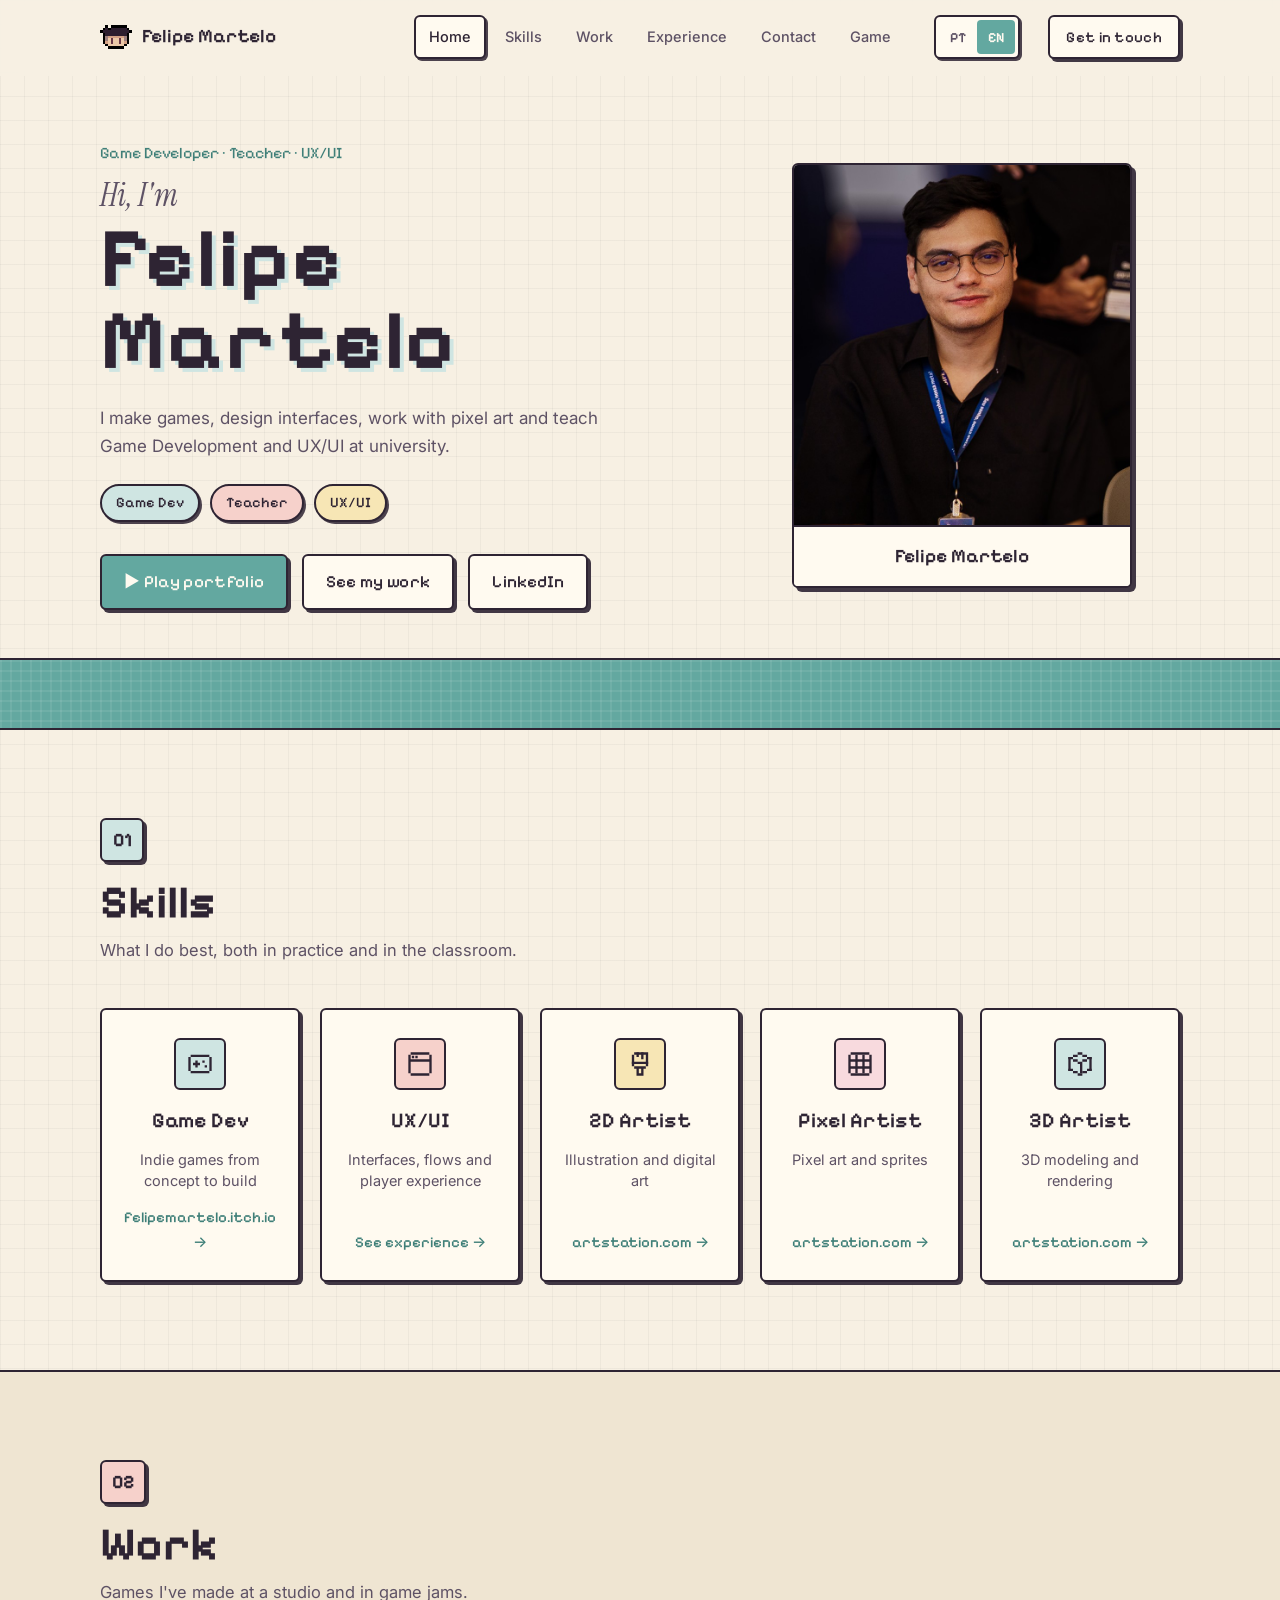
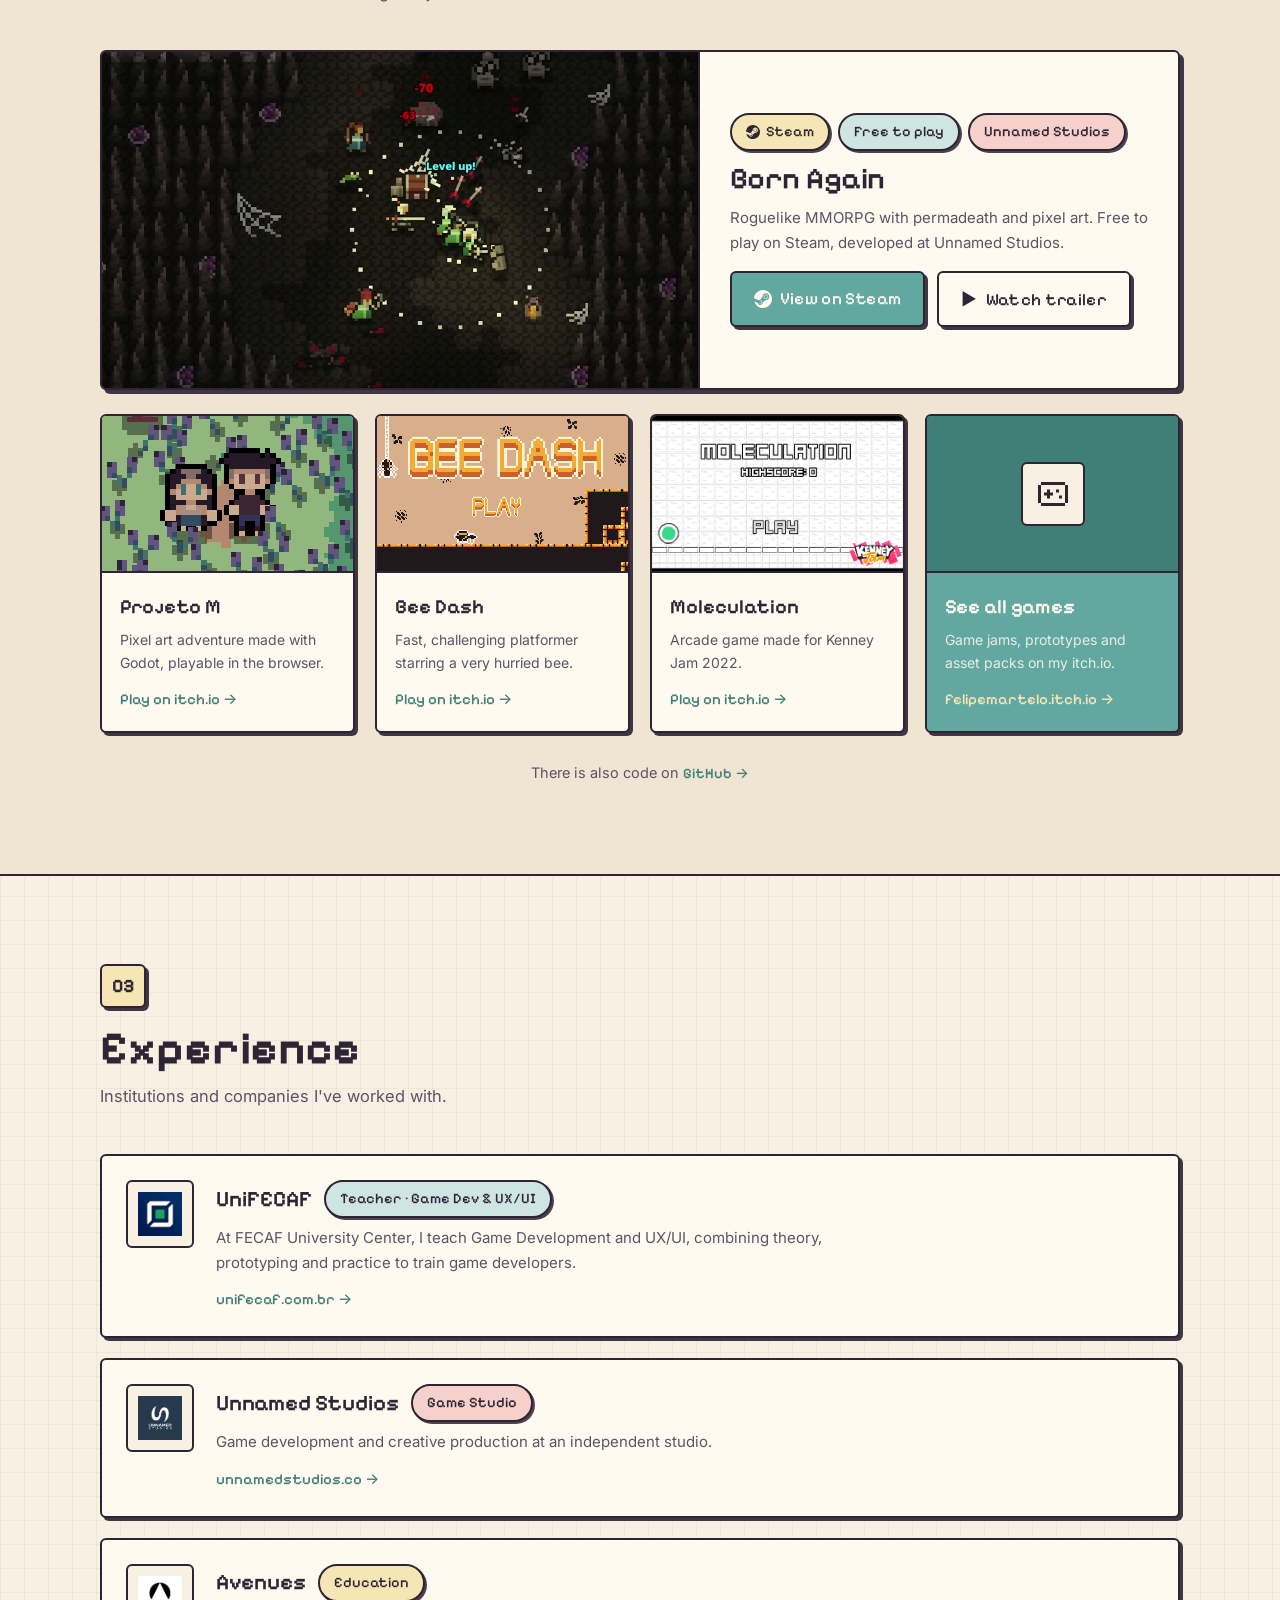
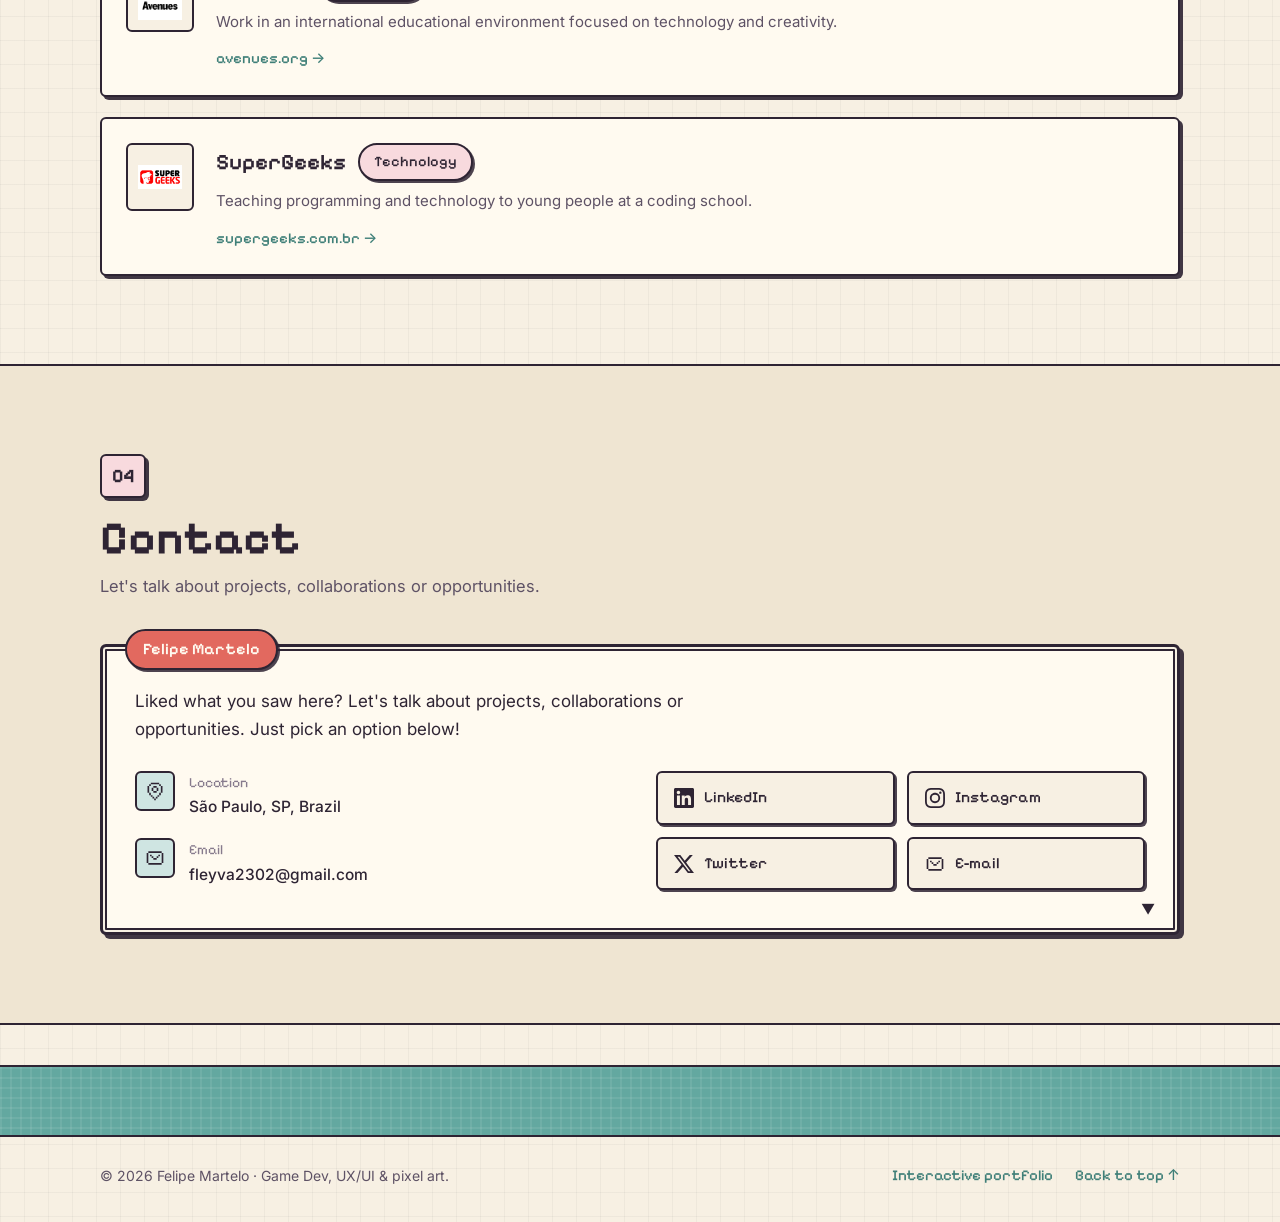
<file: index.html>
<!DOCTYPE html>
<html lang="pt-BR">
<head>
  <meta charset="utf-8">
  <meta name="viewport" content="width=device-width, initial-scale=1">
  <meta name="description" content="Felipe Martelo, Game Developer. Portfolio e site profissional.">
  <meta name="theme-color" content="#0f0f12">
  <title>Felipe Martelo</title>
  <link rel="icon" href="/assets/img/MeHead-icon-64.png" type="image/png" sizes="64x64">
  <link rel="icon" href="/assets/img/MeHead-icon-48.png" type="image/png" sizes="48x48">
  <link rel="icon" href="/assets/img/MeHead-icon.png" type="image/png" sizes="32x32">
  <style>
    :root { color-scheme: dark; }
    body {
      margin: 0;
      min-height: 100vh;
      display: grid;
      place-items: center;
      background: #0f0f12;
      color: #ececf0;
      font-family: Inter, system-ui, sans-serif;
    }
    .gate {
      text-align: center;
      padding: 2rem;
    }
    .gate a { color: #c9b896; }
  </style>
  <script>
    (function () {
      var params = new URLSearchParams(window.location.search);

      // Jogo ainda em desenvolvimento, então o site é a entrada principal.
      // Use /?game=1 para forçar o portfolio interativo.
      if (params.get("game") === "1") {
        window.location.replace("/game/");
        return;
      }

      window.location.replace("/site/");
    })();
  </script>
</head>
<body>
  <div class="gate">
    <p>Carregando…</p>
    <p>
      <a href="/site/">Site</a>
      ·
      <a href="/game/">Portfolio interativo</a>
    </p>
  </div>
</body>
</html>
</file>
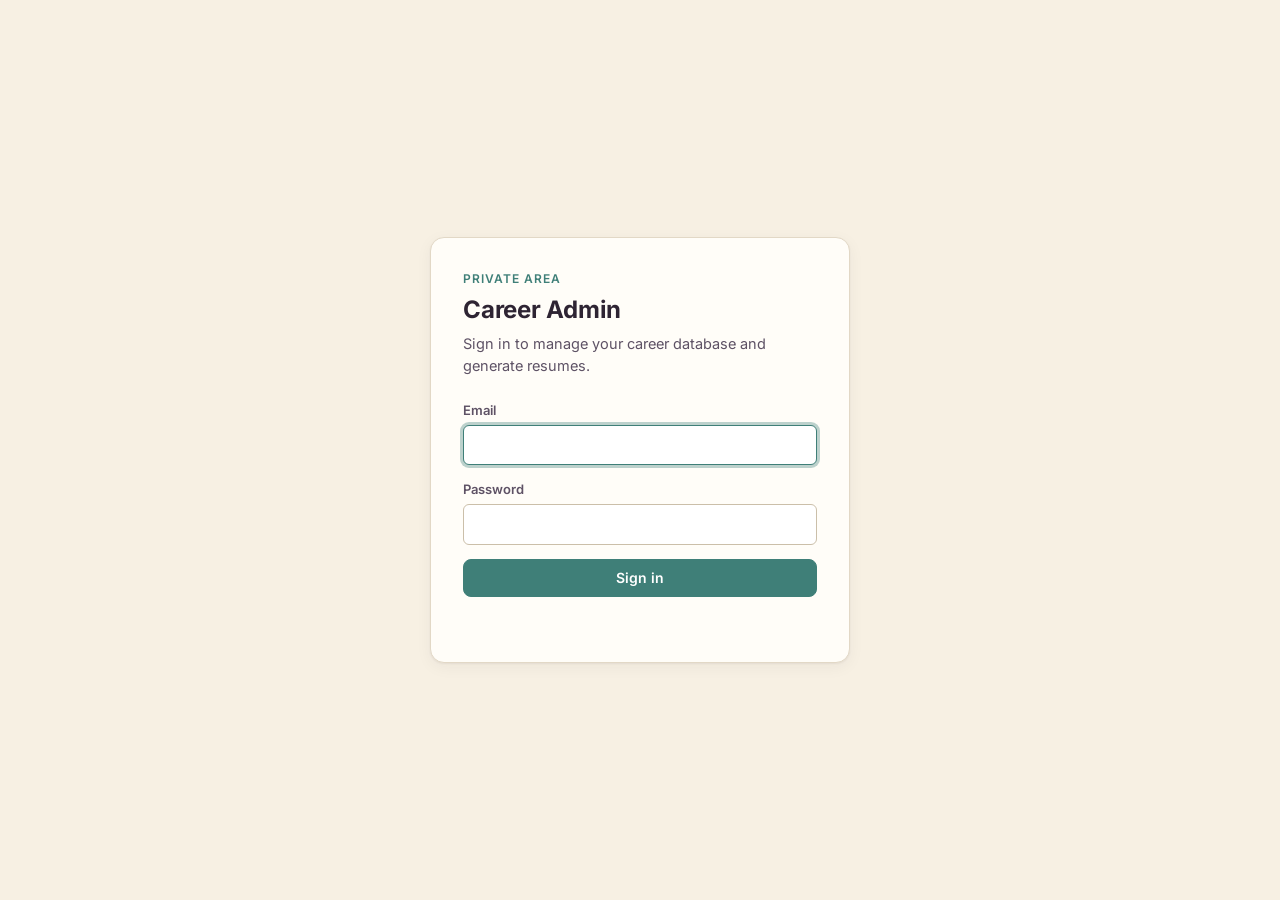
<file: admin/index.html>
<!DOCTYPE html>
<html lang="en">
<head>
  <meta charset="utf-8">
  <meta name="viewport" content="width=device-width, initial-scale=1">
  <meta name="robots" content="noindex, nofollow">
  <meta name="theme-color" content="#f7f0e3">
  <title>Career Admin</title>
  <link rel="icon" href="/assets/img/MeHead-icon.png" type="image/png" sizes="32x32">
  <link rel="stylesheet" href="/admin/admin.css">
</head>
<body>
  <div id="app">
    <p class="loading">Loading...</p>
  </div>
  <noscript>This admin area requires JavaScript.</noscript>
  <script src="/admin/vendor/supabase.js"></script>
  <script type="module" src="/admin/app.js"></script>
</body>
</html>
</file>
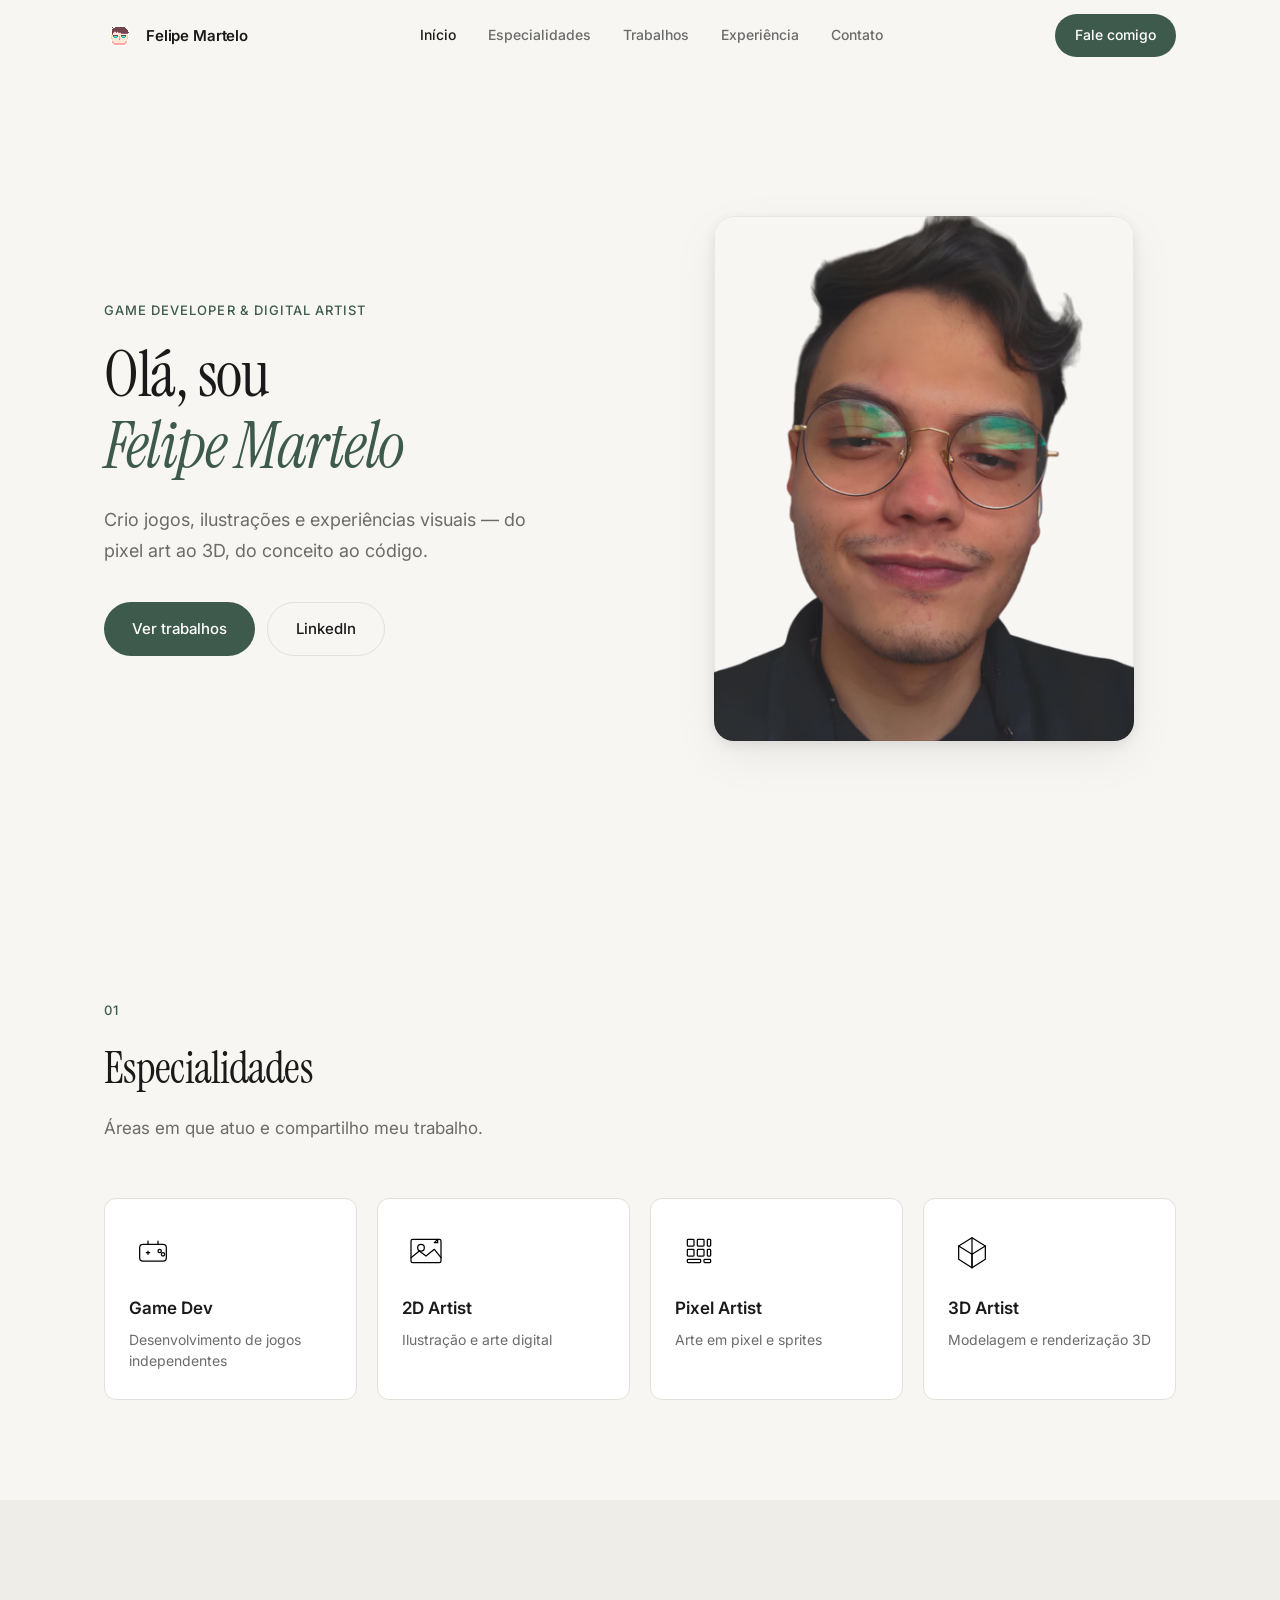
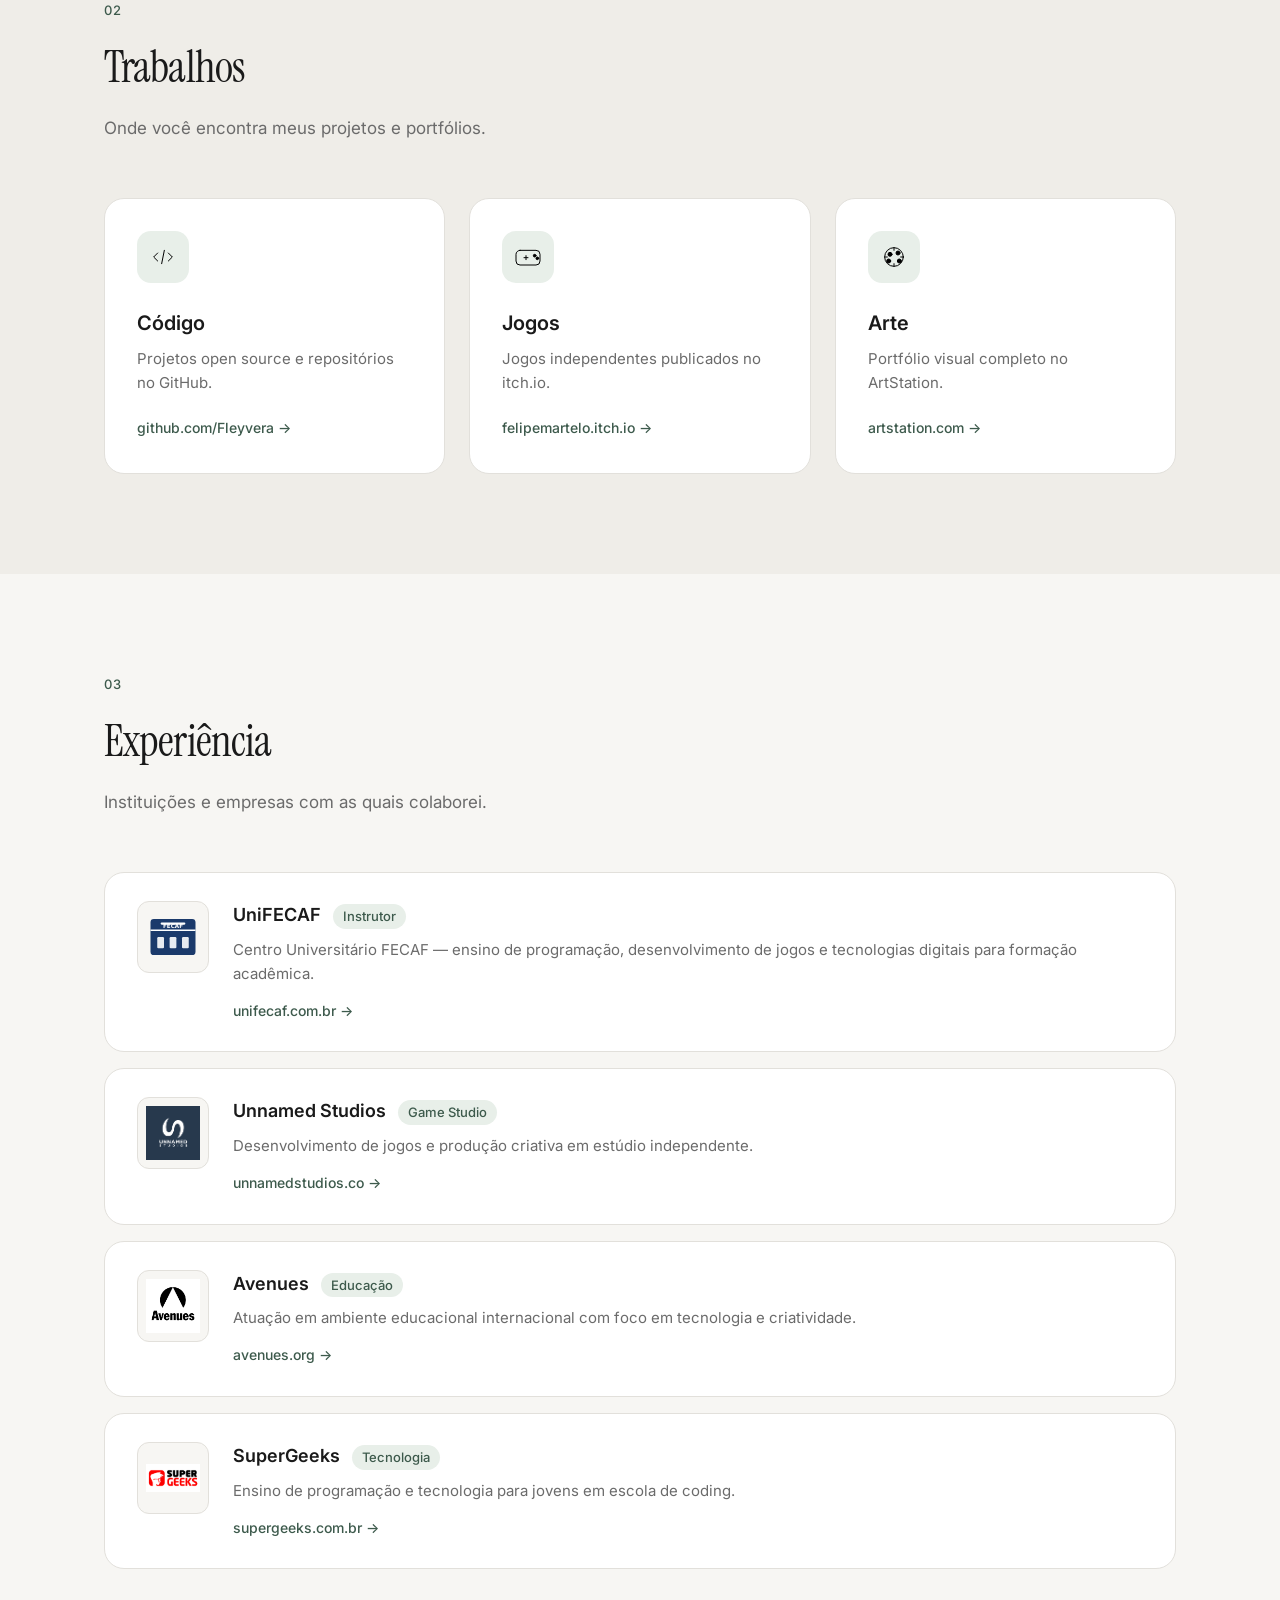
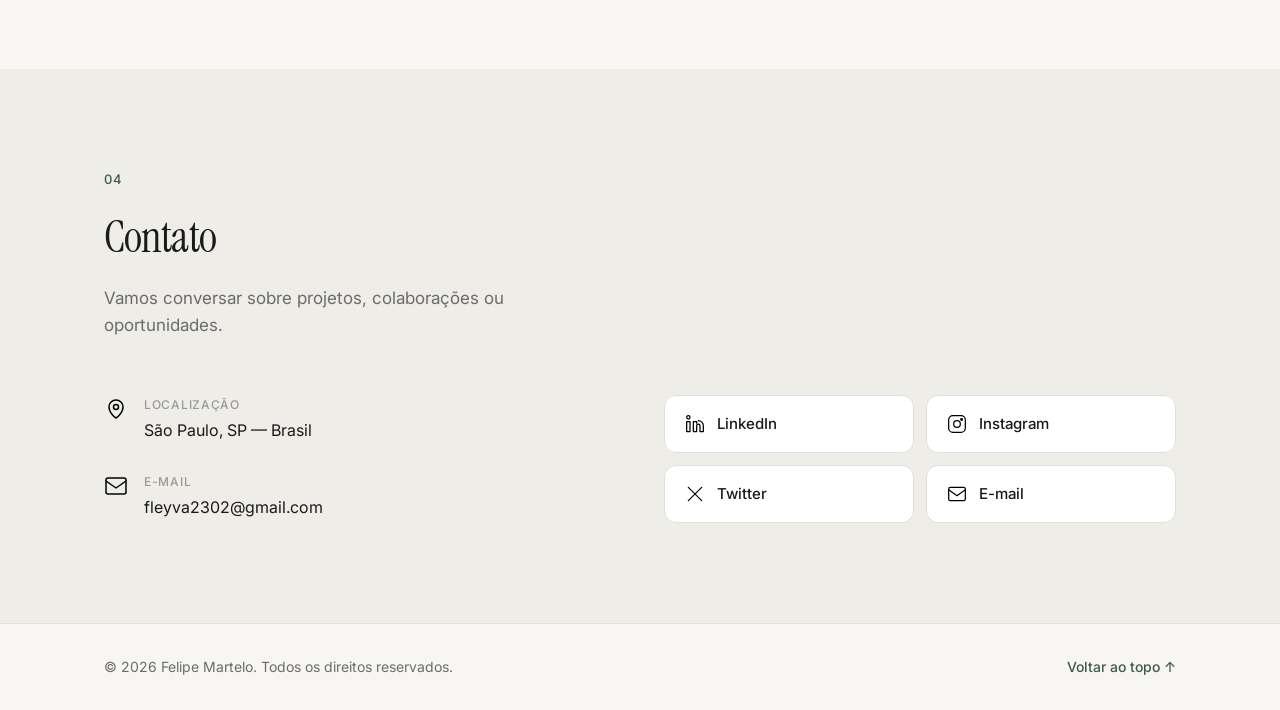
<file: My Site/index.html>
<!DOCTYPE html>
<html lang="pt-BR">
<head>
  <meta charset="utf-8">
  <meta name="viewport" content="width=device-width, initial-scale=1">
  <meta name="description" content="Felipe Martelo — Game Developer, 2D & 3D Artist. Portfólio de jogos, arte digital e código.">
  <meta name="author" content="Felipe Martelo">
  <title>Felipe Martelo — Game Dev & Artist</title>
  <link rel="icon" href="assets/icons/favicon.svg" type="image/svg+xml">
  <link rel="preconnect" href="https://fonts.googleapis.com">
  <link rel="preconnect" href="https://fonts.gstatic.com" crossorigin>
  <link href="https://fonts.googleapis.com/css2?family=Inter:wght@300;400;500;600&family=Instrument+Serif:ital@0;1&display=swap" rel="stylesheet">
  <link rel="stylesheet" href="assets/css/styles.css">
</head>
<body>

  <header class="header" id="header">
    <div class="container header__inner">
      <a href="#home" class="header__logo">
        <img src="assets/img/MeIcon.png" alt="" width="32" height="32">
        <span>Felipe Martelo</span>
      </a>
      <nav class="header__nav" id="nav" aria-label="Navegação principal">
        <a href="#home">Início</a>
        <a href="#skills">Especialidades</a>
        <a href="#work">Trabalhos</a>
        <a href="#experience">Experiência</a>
        <a href="#contact">Contato</a>
      </nav>
      <a href="#contact" class="header__cta">Fale comigo</a>
      <button class="header__toggle" id="menu-toggle" aria-label="Abrir menu" aria-expanded="false">
        <span></span>
        <span></span>
      </button>
    </div>
  </header>

  <main>
    <section class="hero" id="home">
      <div class="container hero__grid">
        <div class="hero__content">
          <p class="hero__label">Game Developer &amp; Digital Artist</p>
          <h1 class="hero__title">
            Olá, sou<br>
            <em>Felipe Martelo</em>
          </h1>
          <p class="hero__text">
            Crio jogos, ilustrações e experiências visuais — do pixel art ao 3D,
            do conceito ao código.
          </p>
          <div class="hero__actions">
            <a href="#work" class="btn btn--primary">Ver trabalhos</a>
            <a href="https://www.linkedin.com/in/felipemartelo/" target="_blank" rel="noopener" class="btn btn--ghost">LinkedIn</a>
          </div>
        </div>
        <div class="hero__visual">
          <div class="hero__photo-wrap">
            <img src="assets/img/Eu.png" alt="Felipe Martelo" class="hero__photo" width="420" height="520">
          </div>
        </div>
      </div>
    </section>

    <section class="section" id="skills">
      <div class="container">
        <header class="section__header">
          <span class="section__number">01</span>
          <h2 class="section__title">Especialidades</h2>
          <p class="section__desc">Áreas em que atuo e compartilho meu trabalho.</p>
        </header>
        <div class="skills-grid">
          <a href="https://felipemartelo.itch.io/" target="_blank" rel="noopener" class="skill-card">
            <div class="skill-card__icon">
              <img src="assets/icons/icon-game-dev.svg" alt="">
            </div>
            <h3>Game Dev</h3>
            <p>Desenvolvimento de jogos independentes</p>
          </a>
          <a href="https://felipemartelo.artstation.com/albums/12506630" target="_blank" rel="noopener" class="skill-card">
            <div class="skill-card__icon">
              <img src="assets/icons/icon-2d-art.svg" alt="">
            </div>
            <h3>2D Artist</h3>
            <p>Ilustração e arte digital</p>
          </a>
          <a href="https://felipemartelo.artstation.com/albums/12506891" target="_blank" rel="noopener" class="skill-card">
            <div class="skill-card__icon">
              <img src="assets/icons/icon-pixel-art.svg" alt="">
            </div>
            <h3>Pixel Artist</h3>
            <p>Arte em pixel e sprites</p>
          </a>
          <a href="https://felipemartelo.artstation.com/albums/12532486" target="_blank" rel="noopener" class="skill-card">
            <div class="skill-card__icon">
              <img src="assets/icons/icon-3d-art.svg" alt="">
            </div>
            <h3>3D Artist</h3>
            <p>Modelagem e renderização 3D</p>
          </a>
        </div>
      </div>
    </section>

    <section class="section section--alt" id="work">
      <div class="container">
        <header class="section__header">
          <span class="section__number">02</span>
          <h2 class="section__title">Trabalhos</h2>
          <p class="section__desc">Onde você encontra meus projetos e portfólios.</p>
        </header>
        <div class="work-grid">
          <a href="https://github.com/Fleyvera" target="_blank" rel="noopener" class="work-card">
            <div class="work-card__icon">
              <img src="assets/icons/icon-code.svg" alt="">
            </div>
            <div class="work-card__body">
              <h3>Código</h3>
              <p>Projetos open source e repositórios no GitHub.</p>
              <span class="work-card__link">github.com/Fleyvera →</span>
            </div>
          </a>
          <a href="https://felipemartelo.itch.io/" target="_blank" rel="noopener" class="work-card">
            <div class="work-card__icon">
              <img src="assets/icons/icon-games.svg" alt="">
            </div>
            <div class="work-card__body">
              <h3>Jogos</h3>
              <p>Jogos independentes publicados no itch.io.</p>
              <span class="work-card__link">felipemartelo.itch.io →</span>
            </div>
          </a>
          <a href="https://felipemartelo.artstation.com/projects" target="_blank" rel="noopener" class="work-card">
            <div class="work-card__icon">
              <img src="assets/icons/icon-art.svg" alt="">
            </div>
            <div class="work-card__body">
              <h3>Arte</h3>
              <p>Portfólio visual completo no ArtStation.</p>
              <span class="work-card__link">artstation.com →</span>
            </div>
          </a>
        </div>
      </div>
    </section>

    <section class="section" id="experience">
      <div class="container">
        <header class="section__header">
          <span class="section__number">03</span>
          <h2 class="section__title">Experiência</h2>
          <p class="section__desc">Instituições e empresas com as quais colaborei.</p>
        </header>
        <div class="experience-list">
          <article class="experience-card">
            <div class="experience-card__logo">
              <img src="assets/icons/icon-unifecaf.svg" alt="UniFECAF">
            </div>
            <div class="experience-card__content">
              <div class="experience-card__meta">
                <h3>UniFECAF</h3>
                <span class="experience-card__role">Instrutor</span>
              </div>
              <p>Centro Universitário FECAF — ensino de programação, desenvolvimento de jogos e tecnologias digitais para formação acadêmica.</p>
              <a href="https://www.unifecaf.com.br/" target="_blank" rel="noopener" class="experience-card__link">unifecaf.com.br →</a>
            </div>
          </article>
          <article class="experience-card">
            <div class="experience-card__logo">
              <img src="assets/img/unnamed.png" alt="Unnamed Studios">
            </div>
            <div class="experience-card__content">
              <div class="experience-card__meta">
                <h3>Unnamed Studios</h3>
                <span class="experience-card__role">Game Studio</span>
              </div>
              <p>Desenvolvimento de jogos e produção criativa em estúdio independente.</p>
              <a href="https://unnamedstudios.co/" target="_blank" rel="noopener" class="experience-card__link">unnamedstudios.co →</a>
            </div>
          </article>
          <article class="experience-card">
            <div class="experience-card__logo">
              <img src="assets/img/avenues.png" alt="Avenues">
            </div>
            <div class="experience-card__content">
              <div class="experience-card__meta">
                <h3>Avenues</h3>
                <span class="experience-card__role">Educação</span>
              </div>
              <p>Atuação em ambiente educacional internacional com foco em tecnologia e criatividade.</p>
              <a href="https://www.avenues.org/pt/sp/" target="_blank" rel="noopener" class="experience-card__link">avenues.org →</a>
            </div>
          </article>
          <article class="experience-card">
            <div class="experience-card__logo">
              <img src="assets/img/Sg.png" alt="SuperGeeks">
            </div>
            <div class="experience-card__content">
              <div class="experience-card__meta">
                <h3>SuperGeeks</h3>
                <span class="experience-card__role">Tecnologia</span>
              </div>
              <p>Ensino de programação e tecnologia para jovens em escola de coding.</p>
              <a href="https://supergeeks.com.br/" target="_blank" rel="noopener" class="experience-card__link">supergeeks.com.br →</a>
            </div>
          </article>
        </div>
      </div>
    </section>

    <section class="section section--alt" id="contact">
      <div class="container">
        <header class="section__header">
          <span class="section__number">04</span>
          <h2 class="section__title">Contato</h2>
          <p class="section__desc">Vamos conversar sobre projetos, colaborações ou oportunidades.</p>
        </header>
        <div class="contact-grid">
          <div class="contact-info">
            <div class="contact-info__item">
              <img src="assets/icons/icon-location.svg" alt="" class="contact-info__icon">
              <div>
                <span class="contact-info__label">Localização</span>
                <p>São Paulo, SP — Brasil</p>
              </div>
            </div>
            <div class="contact-info__item">
              <img src="assets/icons/icon-email.svg" alt="" class="contact-info__icon">
              <div>
                <span class="contact-info__label">E-mail</span>
                <a href="mailto:fleyva2302@gmail.com">fleyva2302@gmail.com</a>
              </div>
            </div>
          </div>
          <div class="contact-social">
            <a href="https://www.linkedin.com/in/felipemartelo/" target="_blank" rel="noopener" class="social-link">
              <img src="assets/icons/icon-linkedin.svg" alt="">
              <span>LinkedIn</span>
            </a>
            <a href="https://www.instagram.com/femartelo/" target="_blank" rel="noopener" class="social-link">
              <img src="assets/icons/icon-instagram.svg" alt="">
              <span>Instagram</span>
            </a>
            <a href="https://twitter.com/femartelo" target="_blank" rel="noopener" class="social-link">
              <img src="assets/icons/icon-twitter.svg" alt="">
              <span>Twitter</span>
            </a>
            <a href="mailto:fleyva2302@gmail.com" class="social-link">
              <img src="assets/icons/icon-email.svg" alt="">
              <span>E-mail</span>
            </a>
          </div>
        </div>
      </div>
    </section>
  </main>

  <footer class="footer">
    <div class="container footer__inner">
      <p>&copy; 2026 Felipe Martelo. Todos os direitos reservados.</p>
      <a href="#home" class="footer__top">Voltar ao topo ↑</a>
    </div>
  </footer>

  <script src="assets/js/main.js"></script>
</body>
</html>
</file>
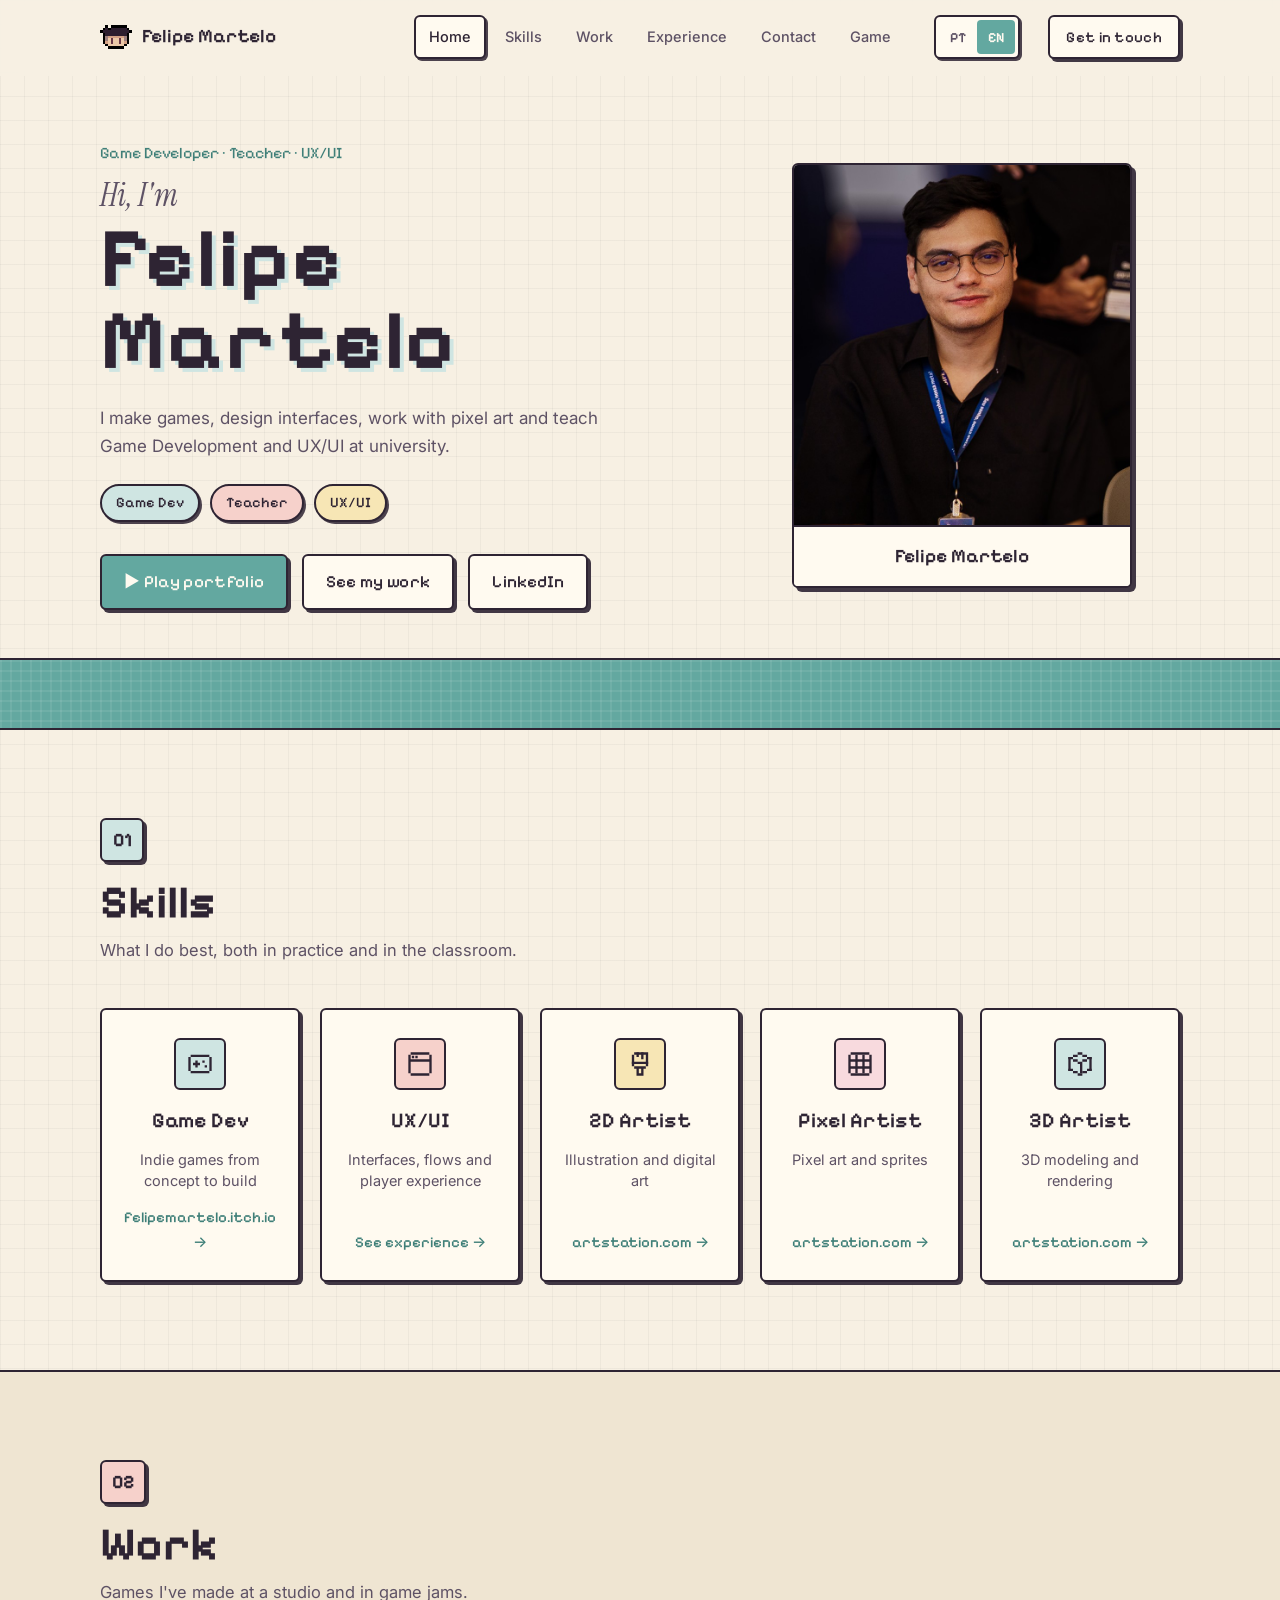
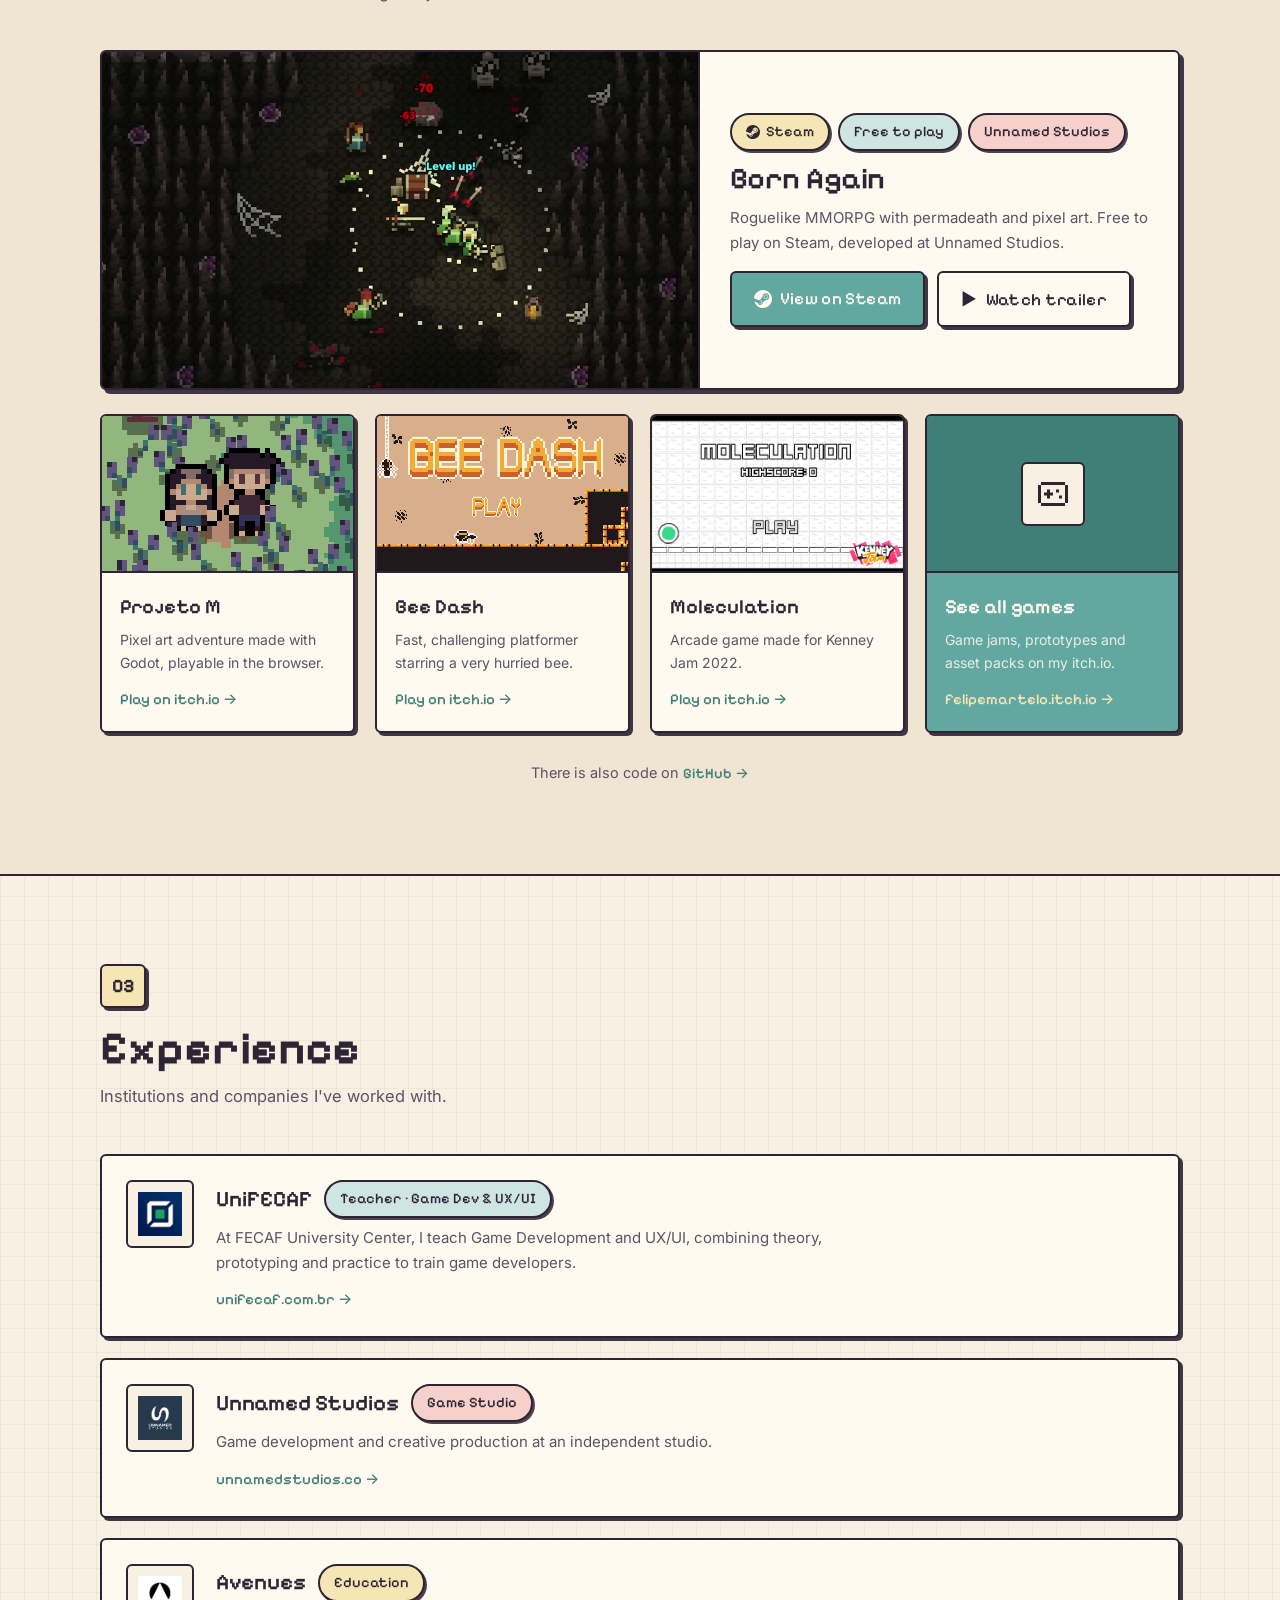
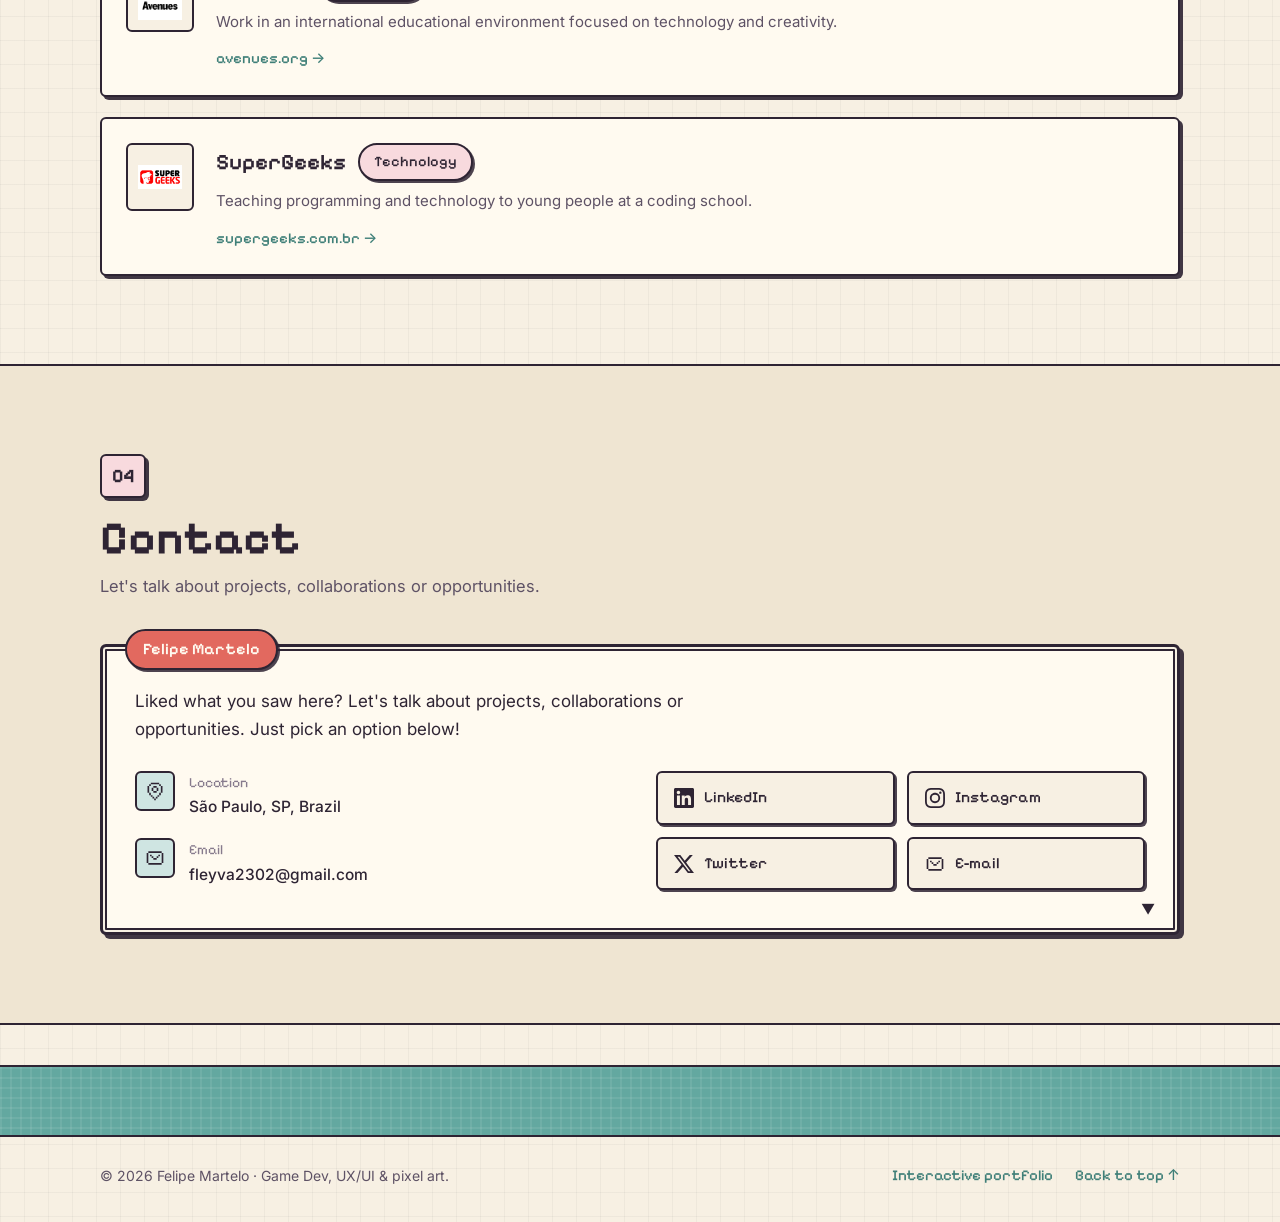
<file: site/index.html>
<!DOCTYPE html>
<html lang="pt-BR">
<head>
  <meta charset="utf-8">
  <meta name="viewport" content="width=device-width, initial-scale=1">
  <meta name="description" content="Felipe Martelo, Game Developer, professor de Game Dev e UX/UI e artista digital. Jogos, interfaces e pixel art.">
  <meta name="theme-color" content="#f7efdf">
  <title>Felipe Martelo | Game Dev & Artist</title>
  <link rel="icon" href="/assets/img/MeHead-icon-64.png" type="image/png" sizes="64x64">
  <link rel="icon" href="/assets/img/MeHead-icon-48.png" type="image/png" sizes="48x48">
  <link rel="icon" href="/assets/img/MeHead-icon.png" type="image/png" sizes="32x32">
  <link rel="apple-touch-icon" href="/assets/img/MeHead-icon-180.png">
  <link rel="preconnect" href="https://fonts.googleapis.com">
  <link rel="preconnect" href="https://fonts.gstatic.com" crossorigin>
  <link href="https://fonts.googleapis.com/css2?family=Inter:wght@400;500;600;700&family=Pixelify+Sans:wght@400;500;600;700&family=Instrument+Serif:ital@0;1&display=swap" rel="stylesheet">
  <link rel="stylesheet" href="/assets/css/styles.css">
</head>
<body>

  <header class="header" id="header">
    <div class="container header__inner">
      <a href="#home" class="header__logo">
        <img src="/assets/img/MeHead.png" alt="" width="32" height="32" class="header__logo-face">
        <span>Felipe Martelo</span>
      </a>
      <nav class="header__nav" id="nav" aria-label="Navegação principal" data-i18n-attr="aria-label:nav.aria">
        <a href="#home" data-i18n="nav.home">Início</a>
        <a href="#skills" data-i18n="nav.skills">Especialidades</a>
        <a href="#work" data-i18n="nav.work">Trabalhos</a>
        <a href="#experience" data-i18n="nav.experience">Experiência</a>
        <a href="#contact" data-i18n="nav.contact">Contato</a>
        <a href="/game/" data-i18n="nav.game">Jogo</a>
      </nav>
      <div class="lang-toggle" role="group" aria-label="Idioma" data-i18n-attr="aria-label:lang.aria">
        <button type="button" data-lang="pt" aria-pressed="true" lang="pt-BR">PT</button>
        <button type="button" data-lang="en" aria-pressed="false" lang="en">EN</button>
      </div>
      <a href="#contact" class="btn btn--sm header__cta" data-i18n="nav.cta">Fale comigo</a>
      <button class="header__toggle" id="menu-toggle" aria-label="Abrir menu" data-i18n-attr="aria-label:nav.menu" aria-expanded="false">
        <span></span>
        <span></span>
      </button>
    </div>
  </header>

  <main>
    <section class="hero" id="home">
      <div class="container hero__grid">
        <div class="hero__content">
          <p class="hero__label" data-i18n="hero.label">Game Developer · Professor · UX/UI</p>
          <h1 class="hero__title">
            <span class="hero__title-intro" data-i18n="hero.intro">Olá, sou</span>
            Felipe<br>Martelo
          </h1>
          <p class="hero__text" data-i18n="hero.text">
            Faço jogos, crio interfaces, trabalho com pixel art e ensino
            Game Development e UX/UI na universidade.
          </p>
          <div class="hero__roles">
            <span class="chip chip--teal">Game Dev</span>
            <span class="chip chip--coral" data-i18n="hero.chip.teacher">Professor</span>
            <span class="chip chip--yellow">UX/UI</span>
          </div>
          <div class="hero__actions">
            <a href="/game/" class="btn btn--primary" id="play-game-link" data-i18n="hero.play">&#9654; Jogar portfolio</a>
            <a href="#work" class="btn" data-i18n="hero.work">Ver trabalhos</a>
            <a href="https://www.linkedin.com/in/felipemartelo/" target="_blank" rel="noopener" class="btn">LinkedIn</a>
          </div>
        </div>
        <div class="hero__visual">
          <div class="char-card">
            <div class="char-card__display">
              <img src="/assets/img/Eu-card.png" alt="Felipe Martelo" class="char-card__photo">
              <div class="char-card__scene" aria-hidden="true">
                <div class="char-card__ground"></div>
                <div class="sprite char-card__sprite"></div>
              </div>
            </div>
            <div class="char-card__plate">
              <strong>Felipe Martelo</strong>
            </div>
          </div>
        </div>
      </div>
    </section>

    <div class="ground-strip" aria-hidden="true">
      <div class="ground-strip__walker">
        <div class="sprite sprite--walk"></div>
      </div>
    </div>

    <section class="section" id="skills">
      <div class="container">
        <header class="section__header">
          <span class="section__number section__number--teal">01</span>
          <h2 class="section__title" data-i18n="skills.title">Especialidades</h2>
          <p class="section__desc" data-i18n="skills.desc">O que eu faço de melhor, na prática e na sala de aula.</p>
        </header>
        <div class="skills-grid">
          <a href="https://felipemartelo.itch.io/" target="_blank" rel="noopener" class="skill-card">
            <div class="skill-card__icon">
              <img src="/assets/icons/pixel/gamepad.svg" alt="">
            </div>
            <h3>Game Dev</h3>
            <p data-i18n="skills.gamedev.desc">Jogos indie do conceito ao build</p>
            <span class="skill-card__link">felipemartelo.itch.io &rarr;</span>
            <span class="xp-bar xp-bar--max" aria-hidden="true"><span style="width: 100%"></span></span>
          </a>
          <a href="#experience" class="skill-card">
            <div class="skill-card__icon">
              <img src="/assets/icons/pixel/window-frame.svg" alt="">
            </div>
            <h3>UX/UI</h3>
            <p data-i18n="skills.ux.desc">Interfaces, fluxos e experiência do jogador</p>
            <span class="skill-card__link" data-i18n="skills.ux.link">Ver experiência &rarr;</span>
            <span class="xp-bar" aria-hidden="true"><span style="width: 92%"></span></span>
          </a>
          <a href="https://felipemartelo.artstation.com/albums/12506630" target="_blank" rel="noopener" class="skill-card">
            <div class="skill-card__icon">
              <img src="/assets/icons/pixel/brush.svg" alt="">
            </div>
            <h3>2D Artist</h3>
            <p data-i18n="skills.2d.desc">Ilustração e arte digital</p>
            <span class="skill-card__link">artstation.com &rarr;</span>
            <span class="xp-bar" aria-hidden="true"><span style="width: 88%"></span></span>
          </a>
          <a href="https://felipemartelo.artstation.com/albums/12506891" target="_blank" rel="noopener" class="skill-card">
            <div class="skill-card__icon">
              <img src="/assets/icons/pixel/grid-3x3.svg" alt="">
            </div>
            <h3>Pixel Artist</h3>
            <p data-i18n="skills.pixel.desc">Arte em pixel e sprites</p>
            <span class="skill-card__link">artstation.com &rarr;</span>
            <span class="xp-bar xp-bar--max" aria-hidden="true"><span style="width: 100%"></span></span>
          </a>
          <a href="https://felipemartelo.artstation.com/albums/12532486" target="_blank" rel="noopener" class="skill-card">
            <div class="skill-card__icon">
              <img src="/assets/icons/pixel/box.svg" alt="">
            </div>
            <h3>3D Artist</h3>
            <p data-i18n="skills.3d.desc">Modelagem e renderização 3D</p>
            <span class="skill-card__link">artstation.com &rarr;</span>
            <span class="xp-bar" aria-hidden="true"><span style="width: 85%"></span></span>
          </a>
        </div>
      </div>
    </section>

    <section class="section section--alt" id="work">
      <div class="container">
        <header class="section__header">
          <span class="section__number section__number--coral">02</span>
          <h2 class="section__title" data-i18n="work.title">Trabalhos</h2>
          <p class="section__desc" data-i18n="work.desc">Jogos que desenvolvi em estúdio e em game jams.</p>
        </header>

        <article class="game-feature">
          <div class="game-feature__media" id="born-again-media" data-youtube="pe0M6ywKjHw" data-trailer-title="Trailer de Born Again" data-i18n-attr="data-trailer-title:work.ba.iframe">
            <video class="game-feature__video" autoplay muted loop playsinline preload="metadata" poster="/assets/img/games/born-again-poster.jpg" aria-hidden="true">
              <source src="/assets/video/born-again-loop.mp4" type="video/mp4">
            </video>
          </div>
          <div class="game-feature__body">
            <div class="game-feature__tags">
              <span class="chip chip--yellow">
                <svg class="chip__icon" aria-hidden="true"><use href="/assets/icons/steam.svg#steam"></use></svg>
                Steam
              </span>
              <span class="chip chip--teal">Free to play</span>
              <span class="chip chip--coral">Unnamed Studios</span>
            </div>
            <h3>Born Again</h3>
            <p data-i18n="work.ba.desc">MMORPG roguelike com morte permanente e pixel art. Free to play na Steam, desenvolvido na Unnamed Studios.</p>
            <div class="game-feature__actions">
              <a href="https://store.steampowered.com/app/2332210/Born_Again/" target="_blank" rel="noopener" class="btn btn--primary">
                <svg class="btn__icon" aria-hidden="true"><use href="/assets/icons/steam.svg#steam"></use></svg>
                <span data-i18n="work.ba.steam">Ver na Steam</span>
              </a>
              <button type="button" class="btn" data-trailer="born-again-media">
                <span aria-hidden="true">&#9654;</span>
                <span data-i18n="work.ba.trailer">Assistir trailer</span>
              </button>
            </div>
          </div>
        </article>

        <div class="games-grid">
          <a href="https://felipemartelo.itch.io/projeto-m" target="_blank" rel="noopener" class="game-card">
            <div class="game-card__cover">
              <img src="/assets/img/games/projeto-m.png" alt="Projeto M" loading="lazy" class="pixelated">
            </div>
            <div class="game-card__body">
              <h3>Projeto M</h3>
              <p data-i18n="work.pm.desc">Aventura pixel art feita na Godot, jogável no navegador.</p>
              <span class="work-card__link" data-i18n="work.play">Jogar no itch.io &rarr;</span>
            </div>
          </a>
          <a href="https://felipemartelo.itch.io/bee-dash" target="_blank" rel="noopener" class="game-card">
            <div class="game-card__cover">
              <img src="/assets/img/games/bee-dash.png" alt="Bee Dash" loading="lazy" class="pixelated">
            </div>
            <div class="game-card__body">
              <h3>Bee Dash</h3>
              <p data-i18n="work.bd.desc">Jogo de plataforma rápido e desafiador com uma abelha muito apressada.</p>
              <span class="work-card__link" data-i18n="work.play">Jogar no itch.io &rarr;</span>
            </div>
          </a>
          <a href="https://felipemartelo.itch.io/moleculation" target="_blank" rel="noopener" class="game-card">
            <div class="game-card__cover">
              <img src="/assets/img/games/moleculation.png" alt="Moleculation" loading="lazy">
            </div>
            <div class="game-card__body">
              <h3>Moleculation</h3>
              <p data-i18n="work.mo.desc">Jogo arcade criado para a Kenney Jam 2022.</p>
              <span class="work-card__link" data-i18n="work.play">Jogar no itch.io &rarr;</span>
            </div>
          </a>
          <a href="https://felipemartelo.itch.io/" target="_blank" rel="noopener" class="game-card game-card--more">
            <div class="game-card__more-icon">
              <img src="/assets/icons/pixel/gamepad.svg" alt="">
            </div>
            <div class="game-card__body">
              <h3 data-i18n="work.more.title">Ver todos os jogos</h3>
              <p data-i18n="work.more.desc">Game jams, protótipos e packs de assets no meu itch.io.</p>
              <span class="work-card__link">felipemartelo.itch.io &rarr;</span>
            </div>
          </a>
        </div>

        <p class="work-extra">
          <span data-i18n="work.github">Também tem código no</span>
          <a href="https://github.com/Fleyvera" target="_blank" rel="noopener">GitHub &rarr;</a>
        </p>
      </div>
    </section>

    <section class="section" id="experience">
      <div class="container">
        <header class="section__header">
          <span class="section__number section__number--yellow">03</span>
          <h2 class="section__title" data-i18n="exp.title">Experiência</h2>
          <p class="section__desc" data-i18n="exp.desc">Instituições e empresas com as quais colaborei.</p>
        </header>
        <div class="experience-list">
          <article class="experience-card">
            <div class="experience-card__logo">
              <img src="/assets/img/unifecaf.png" alt="UniFECAF">
            </div>
            <div class="experience-card__content">
              <div class="experience-card__meta">
                <h3>UniFECAF</h3>
                <span class="chip chip--teal" data-i18n="exp.fecaf.chip">Professor · Game Dev &amp; UX/UI</span>
              </div>
              <p data-i18n="exp.fecaf.desc">No Centro Universitário FECAF, leciono Game Development e UX/UI unindo teoria, protótipo e prática para formar devs de jogos.</p>
              <a href="https://www.unifecaf.com.br/" target="_blank" rel="noopener" class="experience-card__link">unifecaf.com.br &rarr;</a>
            </div>
          </article>
          <article class="experience-card">
            <div class="experience-card__logo">
              <img src="/assets/img/unnamed.png" alt="Unnamed Studios">
            </div>
            <div class="experience-card__content">
              <div class="experience-card__meta">
                <h3>Unnamed Studios</h3>
                <span class="chip chip--coral">Game Studio</span>
              </div>
              <p data-i18n="exp.unnamed.desc">Desenvolvimento de jogos e produção criativa em estúdio independente.</p>
              <a href="https://unnamedstudios.co/" target="_blank" rel="noopener" class="experience-card__link">unnamedstudios.co &rarr;</a>
            </div>
          </article>
          <article class="experience-card">
            <div class="experience-card__logo">
              <img src="/assets/img/avenues.png" alt="Avenues">
            </div>
            <div class="experience-card__content">
              <div class="experience-card__meta">
                <h3>Avenues</h3>
                <span class="chip chip--yellow" data-i18n="exp.avenues.chip">Educação</span>
              </div>
              <p data-i18n="exp.avenues.desc">Atuação em ambiente educacional internacional com foco em tecnologia e criatividade.</p>
              <a href="https://www.avenues.org/pt/sp/" target="_blank" rel="noopener" class="experience-card__link">avenues.org &rarr;</a>
            </div>
          </article>
          <article class="experience-card">
            <div class="experience-card__logo">
              <img src="/assets/img/Sg.png" alt="SuperGeeks">
            </div>
            <div class="experience-card__content">
              <div class="experience-card__meta">
                <h3>SuperGeeks</h3>
                <span class="chip chip--pink" data-i18n="exp.sg.chip">Tecnologia</span>
              </div>
              <p data-i18n="exp.sg.desc">Ensino de programação e tecnologia para jovens em escola de coding.</p>
              <a href="https://supergeeks.com.br/" target="_blank" rel="noopener" class="experience-card__link">supergeeks.com.br &rarr;</a>
            </div>
          </article>
        </div>
      </div>
    </section>

    <section class="section section--alt" id="contact">
      <div class="container">
        <header class="section__header">
          <span class="section__number section__number--pink">04</span>
          <h2 class="section__title" data-i18n="contact.title">Contato</h2>
          <p class="section__desc" data-i18n="contact.desc">Vamos conversar sobre projetos, colaborações ou oportunidades.</p>
        </header>
        <div class="dialog">
          <span class="dialog__name">Felipe Martelo</span>
          <p class="dialog__text" data-i18n="contact.text">
            Curtiu o que viu por aqui? Vamos conversar sobre projetos,
            colaborações ou oportunidades. É só escolher uma opção abaixo!
          </p>
          <div class="dialog__grid">
            <div class="contact-info">
              <div class="contact-info__item">
                <img src="/assets/icons/pixel/map-pin.svg" alt="" class="contact-info__icon">
                <div>
                  <span class="contact-info__label" data-i18n="contact.location.label">Localização</span>
                  <p data-i18n="contact.location">São Paulo, SP, Brasil</p>
                </div>
              </div>
              <div class="contact-info__item">
                <img src="/assets/icons/pixel/mail.svg" alt="" class="contact-info__icon">
                <div>
                  <span class="contact-info__label" data-i18n="contact.email.label">E-mail</span>
                  <a href="mailto:fleyva2302@gmail.com">fleyva2302@gmail.com</a>
                </div>
              </div>
            </div>
            <div class="contact-social">
              <a href="https://www.linkedin.com/in/felipemartelo/" target="_blank" rel="noopener" class="social-link">
                <img src="/assets/icons/pixel/linkedin.svg" alt="">
                <span>LinkedIn</span>
              </a>
              <a href="https://www.instagram.com/femartelo/" target="_blank" rel="noopener" class="social-link">
                <img src="/assets/icons/pixel/instagram.svg" alt="">
                <span>Instagram</span>
              </a>
              <a href="https://twitter.com/femartelo" target="_blank" rel="noopener" class="social-link">
                <img src="/assets/icons/pixel/x.svg" alt="">
                <span>Twitter</span>
              </a>
              <a href="mailto:fleyva2302@gmail.com" class="social-link">
                <img src="/assets/icons/pixel/mail.svg" alt="">
                <span>E-mail</span>
              </a>
            </div>
          </div>
          <span class="dialog__arrow" aria-hidden="true">&#9660;</span>
        </div>
      </div>
    </section>
  </main>

  <footer class="footer">
    <div class="footer__ground" aria-hidden="true">
      <div class="footer__walker">
        <div class="sprite sprite--walk"></div>
      </div>
    </div>
    <div class="container footer__inner">
      <p data-i18n="footer.text">&copy; 2026 Felipe Martelo · Game Dev, UX/UI &amp; pixel art.</p>
      <div class="footer__links">
        <a href="/game/" data-i18n="footer.portfolio">Portfolio interativo</a>
        <a href="#home" data-i18n="footer.top">Voltar ao topo &uarr;</a>
      </div>
    </div>
  </footer>

  <script src="/assets/js/i18n.js"></script>
  <script src="/assets/js/main.js"></script>
  <script src="/assets/js/site-mode.js"></script>
</body>
</html>
</file>
<file: admin/admin.css>
@font-face { font-family: 'Inter'; font-weight: 400; font-style: normal; font-display: swap; src: url('/admin/fonts/inter-latin-400.woff2') format('woff2'); }
@font-face { font-family: 'Inter'; font-weight: 500; font-style: normal; font-display: swap; src: url('/admin/fonts/inter-latin-500.woff2') format('woff2'); }
@font-face { font-family: 'Inter'; font-weight: 600; font-style: normal; font-display: swap; src: url('/admin/fonts/inter-latin-600.woff2') format('woff2'); }
@font-face { font-family: 'Inter'; font-weight: 700; font-style: normal; font-display: swap; src: url('/admin/fonts/inter-latin-700.woff2') format('woff2'); }

:root {
  --paper: #f7f0e3;
  --surface: #fffdf8;
  --surface-alt: #f3ecdf;
  --line: #e2d8c6;
  --line-strong: #cbbfa9;
  --ink: #2e2433;
  --ink-soft: #5e5265;
  --ink-muted: #877b8d;
  --teal: #3f7f78;
  --teal-strong: #2f655f;
  --teal-light: #dcece9;
  --coral: #c9544a;
  --coral-light: #f8e1dd;
  --yellow-light: #f7e6b5;
  --radius: 8px;
  --shadow: 0 1px 2px rgba(46, 36, 51, 0.06), 0 4px 16px rgba(46, 36, 51, 0.05);
  --focus: 0 0 0 3px rgba(63, 127, 120, 0.35);
  --sidebar-w: 236px;
}

*, *::before, *::after { box-sizing: border-box; }

body {
  margin: 0;
  font-family: 'Inter', system-ui, sans-serif;
  font-size: 14.5px;
  line-height: 1.55;
  color: var(--ink);
  background: var(--paper);
  -webkit-font-smoothing: antialiased;
}

h1, h2, h3 { line-height: 1.25; margin: 0; }
h1 { font-size: 24px; font-weight: 700; letter-spacing: -0.01em; }
h2 { font-size: 17px; font-weight: 600; }
h3 { font-size: 15px; font-weight: 600; }
p { margin: 0; }
a { color: var(--teal-strong); }

:focus-visible { outline: none; box-shadow: var(--focus); border-radius: 4px; }

.skip-link {
  position: absolute; left: 12px; top: -48px; z-index: 50;
  padding: 8px 14px; background: var(--ink); color: #fff; border-radius: var(--radius);
}
.skip-link:focus { top: 12px; }

.loading { padding: 40px; color: var(--ink-muted); }

/* Buttons ---------------------------------------------------------------- */
.btn {
  display: inline-flex; align-items: center; justify-content: center; gap: 6px;
  min-height: 38px; padding: 0 14px;
  font: inherit; font-weight: 600; font-size: 14px; color: var(--ink);
  text-decoration: none; white-space: nowrap;
  background: var(--surface); border: 1px solid var(--line-strong); border-radius: var(--radius);
  cursor: pointer; transition: background 0.15s, border-color 0.15s, color 0.15s;
}
.btn:hover { background: var(--surface-alt); }
.btn:disabled { opacity: 0.55; cursor: not-allowed; }
.btn--primary { color: #fff; background: var(--teal); border-color: var(--teal); }
.btn--primary:hover { background: var(--teal-strong); }
.btn--danger { color: var(--coral); border-color: #e8b7b1; }
.btn--danger:hover { background: var(--coral-light); }
.btn--ghost { background: transparent; border-color: transparent; }
.btn--ghost:hover { background: var(--surface-alt); }
.btn--sm { min-height: 32px; padding: 0 10px; font-size: 13px; }
.btn--block { width: 100%; }

/* Login ------------------------------------------------------------------ */
.login { min-height: 100vh; display: grid; place-items: center; padding: 24px; }
.login__card {
  width: min(420px, 100%); padding: 32px;
  background: var(--surface); border: 1px solid var(--line); border-radius: 14px; box-shadow: var(--shadow);
}
.login__eyebrow { font-size: 12px; font-weight: 600; letter-spacing: 0.08em; text-transform: uppercase; color: var(--teal); margin-bottom: 6px; }
.login__text { color: var(--ink-soft); margin: 8px 0 22px; }
.login__form { display: grid; gap: 14px; }
.login__status { min-height: 1.4em; color: var(--coral); font-size: 13.5px; }
.login__actions { display: flex; gap: 10px; }

/* Layout ----------------------------------------------------------------- */
.layout { display: grid; grid-template-columns: var(--sidebar-w) 1fr; min-height: 100vh; }

.sidebar {
  position: sticky; top: 0; height: 100vh;
  display: flex; flex-direction: column;
  padding: 20px 14px; background: var(--surface); border-right: 1px solid var(--line);
}
.sidebar__brand { display: flex; align-items: center; justify-content: space-between; padding: 0 8px 18px; font-size: 16px; }
.sidebar__toggle { display: none; }
.sidebar__nav { display: flex; flex-direction: column; gap: 2px; }
.sidebar__nav a {
  padding: 8px 10px; border-radius: 6px;
  color: var(--ink-soft); font-weight: 500; text-decoration: none;
}
.sidebar__nav a:hover { background: var(--surface-alt); color: var(--ink); }
.sidebar__nav a[aria-current="page"] { background: var(--teal-light); color: var(--teal-strong); font-weight: 600; }
.sidebar__footer { margin-top: auto; display: grid; gap: 8px; padding: 14px 8px 0; border-top: 1px solid var(--line); }
.sidebar__user { font-size: 12.5px; color: var(--ink-muted); overflow-wrap: anywhere; }

.main { padding: 28px 36px 64px; min-width: 0; }
.main:focus { outline: none; }

.page-header { display: flex; flex-wrap: wrap; align-items: flex-end; justify-content: space-between; gap: 14px; margin-bottom: 22px; }
.page-header__sub { color: var(--ink-soft); margin-top: 4px; max-width: 70ch; }
.page-header__actions { display: flex; flex-wrap: wrap; gap: 8px; }

.back { display: inline-block; margin-bottom: 10px; font-size: 13.5px; text-decoration: none; }
.back:hover { text-decoration: underline; }

/* Cards / panels ----------------------------------------------------------- */
.panel {
  background: var(--surface); border: 1px solid var(--line); border-radius: 12px;
  padding: 20px 22px; box-shadow: var(--shadow); margin-bottom: 18px;
}
.panel__head { display: flex; align-items: center; justify-content: space-between; gap: 12px; margin-bottom: 14px; }
.panel__desc { color: var(--ink-soft); font-size: 13.5px; margin: -8px 0 14px; }

.stats { display: grid; grid-template-columns: repeat(auto-fit, minmax(150px, 1fr)); gap: 14px; margin-bottom: 18px; }
.stat {
  display: block; padding: 16px 18px; text-decoration: none; color: inherit;
  background: var(--surface); border: 1px solid var(--line); border-radius: 12px; box-shadow: var(--shadow);
}
.stat:hover { border-color: var(--line-strong); }
div.stat:hover { border-color: var(--line); }
.stat__value { display: block; font-size: 26px; font-weight: 700; }
.stat__label { color: var(--ink-soft); font-size: 13px; }

.grid-2 { display: grid; grid-template-columns: repeat(2, minmax(0, 1fr)); gap: 18px; }

.list { list-style: none; margin: 0; padding: 0; }
.list-item {
  display: flex; align-items: center; justify-content: space-between; gap: 14px;
  padding: 12px 0; border-bottom: 1px solid var(--line);
}
.list-item:last-child { border-bottom: 0; }
a.list-item { text-decoration: none; color: inherit; }
a.list-item:hover .list-item__title { text-decoration: underline; }
a.list-item .list-item__meta { margin-left: auto; }
.list-item__main { min-width: 0; }
.list-item__title { font-weight: 600; color: var(--ink); text-decoration: none; }
a.list-item__title:hover { text-decoration: underline; }
.list-item__meta { color: var(--ink-muted); font-size: 13px; }
.list-item__side { display: flex; align-items: center; gap: 8px; flex-shrink: 0; flex-wrap: wrap; justify-content: flex-end; }

.record {
  display: grid; grid-template-columns: 1fr auto; gap: 6px 16px; align-items: center;
  padding: 16px 18px; margin-bottom: 10px; text-decoration: none; color: inherit;
  background: var(--surface); border: 1px solid var(--line); border-radius: 12px;
}
.record:hover { border-color: var(--line-strong); box-shadow: var(--shadow); }
.record__title { font-weight: 600; font-size: 15px; }
.record__meta { color: var(--ink-soft); font-size: 13px; }
.record__badges { display: flex; gap: 6px; flex-wrap: wrap; justify-content: flex-end; }

.badge {
  display: inline-flex; align-items: center; padding: 2px 8px;
  font-size: 12px; font-weight: 600; border-radius: 999px; white-space: nowrap;
  background: var(--surface-alt); color: var(--ink-soft);
}
.badge--needs_review { background: var(--yellow-light); color: #7a5a00; }
.badge--needs_content { background: var(--coral-light); color: #8f2f26; }
.badge--muted { background: var(--surface-alt); color: var(--ink-muted); }
.badge--teal { background: var(--teal-light); color: var(--teal-strong); }

/* Forms ------------------------------------------------------------------ */
.form-grid { display: grid; grid-template-columns: repeat(2, minmax(0, 1fr)); gap: 14px 18px; }
.form-grid--3 { grid-template-columns: repeat(3, minmax(0, 1fr)); }
.field { display: grid; gap: 5px; align-content: start; }
.field--wide { grid-column: 1 / -1; }
.field label { font-size: 13px; font-weight: 600; color: var(--ink-soft); }
.field__hint { font-size: 12.5px; color: var(--ink-muted); }
.field--check { display: flex; align-items: center; gap: 8px; }
.field--check label { font-weight: 500; color: var(--ink); }

input[type="text"], input[type="email"], input[type="password"], input[type="url"], input[type="number"],
input[type="month"], input[type="search"], input[type="tel"], input:not([type]), select, textarea {
  width: 100%; min-height: 38px; padding: 8px 10px;
  font: inherit; color: var(--ink);
  background: #fff; border: 1px solid var(--line-strong); border-radius: 6px;
}
textarea { resize: vertical; line-height: 1.5; }
input:focus, select:focus, textarea:focus { outline: none; border-color: var(--teal); box-shadow: var(--focus); }
input[type="checkbox"] { width: 17px; height: 17px; accent-color: var(--teal); margin: 0; flex-shrink: 0; }
[aria-busy="true"] { background-color: var(--surface-alt); }

.bilingual { display: grid; grid-template-columns: repeat(2, minmax(0, 1fr)); gap: 14px 18px; }
.bilingual + .bilingual, .bilingual + .chips, .chips + .field { margin-top: 14px; }

.chips { display: flex; flex-wrap: wrap; gap: 6px; }
.chip-toggle {
  display: inline-flex; align-items: center; gap: 6px; padding: 4px 10px;
  font-size: 13px; border: 1px solid var(--line-strong); border-radius: 999px; background: #fff; cursor: pointer;
}
.chip-toggle input { width: 14px; height: 14px; }
.chip-toggle:has(input:checked) { background: var(--teal-light); border-color: var(--teal); color: var(--teal-strong); font-weight: 600; }
.chip-toggle:has(input:focus-visible) { box-shadow: var(--focus); }

.bullet {
  display: grid; gap: 10px; padding: 14px; margin-bottom: 10px;
  border: 1px solid var(--line); border-radius: 10px; background: #fff;
}
.bullet__bar { display: flex; flex-wrap: wrap; align-items: center; justify-content: space-between; gap: 8px; }
.bullet__actions { display: flex; gap: 4px; }

details.focus { border: 1px solid var(--line); border-radius: 10px; margin-bottom: 8px; background: #fff; }
details.focus > summary { cursor: pointer; padding: 10px 14px; display: flex; align-items: center; gap: 8px; font-weight: 600; }
details.focus > div { padding: 0 14px 14px; display: grid; gap: 12px; }

.notice { padding: 12px 14px; border-radius: 10px; font-size: 13.5px; margin-bottom: 14px; border: 1px solid transparent; }
.notice--error { background: var(--coral-light); border-color: #eab9b2; color: #7d2a22; }
.notice--warn { background: #fbf1d3; border-color: #ead9a4; color: #6d5200; }
.notice--info { background: var(--teal-light); border-color: #bcdad5; color: var(--teal-strong); }
.notice ul { margin: 6px 0 0; padding-left: 18px; }

.empty { padding: 28px; text-align: center; color: var(--ink-muted); border: 1px dashed var(--line-strong); border-radius: 12px; }
.empty p { margin-bottom: 12px; }

.table-wrap { overflow-x: auto; }
table.table { width: 100%; border-collapse: collapse; font-size: 13.5px; }
.table th, .table td { text-align: left; padding: 8px 10px; border-bottom: 1px solid var(--line); vertical-align: middle; }
.table th { font-size: 12px; text-transform: uppercase; letter-spacing: 0.05em; color: var(--ink-muted); font-weight: 600; }
.table td input, .table td select { min-height: 32px; padding: 4px 8px; }
.row-actions { display: flex; flex-wrap: wrap; gap: 6px; }

.weights { display: grid; grid-template-columns: repeat(auto-fill, minmax(220px, 1fr)); gap: 8px 14px; }
.weight { display: flex; align-items: center; justify-content: space-between; gap: 10px; padding: 6px 10px; border: 1px solid var(--line); border-radius: 8px; background: #fff; }
.weight label { font-size: 13.5px; }
.weight select { width: auto; min-height: 30px; padding: 2px 6px; }
.weight--on { border-color: var(--teal); background: #f4faf9; }

.sr-only {
  position: absolute; width: 1px; height: 1px; padding: 0; margin: -1px;
  overflow: hidden; clip: rect(0 0 0 0); white-space: nowrap; border: 0;
}
.subhead { margin: 18px 0 6px; }
.tag-group { border: 0; padding: 0; margin: 0 0 12px; min-width: 0; }
.tag-group legend { padding: 0; margin-bottom: 6px; font-size: 12px; font-weight: 600; letter-spacing: 0.05em; text-transform: uppercase; color: var(--ink-muted); }
.inline-add { display: flex; flex-wrap: wrap; align-items: center; gap: 8px 10px; margin-top: 4px; }
.inline-add label { font-size: 13px; font-weight: 600; color: var(--ink-soft); }
.inline-add input, .inline-add select { width: auto; flex: 1 1 200px; max-width: 320px; }
.table--edit td { min-width: 120px; }
.table--edit td:last-child, .table--edit td.num { min-width: 0; }
.num { text-align: right; font-variant-numeric: tabular-nums; }
.lang-row { align-items: end; padding-bottom: 12px; margin-bottom: 12px; border-bottom: 1px solid var(--line); }

.rules { display: grid; gap: 8px; }
.rule { border: 1px solid var(--line); border-radius: 10px; background: #fff; }
.rule > summary { cursor: pointer; display: flex; flex-wrap: wrap; align-items: center; gap: 6px 12px; padding: 10px 14px; }
.rule__title { font-weight: 600; }
.rule__meta { color: var(--ink-muted); font-size: 13px; margin-right: auto; }
.rule > div { padding: 0 14px 14px; }
.rule > .bilingual { margin-top: 0; }

/* Generator -------------------------------------------------------------- */
.generator { display: grid; grid-template-columns: minmax(320px, 400px) minmax(0, 1fr); gap: 22px; align-items: start; }
.generator__config { display: grid; gap: 14px; }
.generator__config .panel { margin: 0; padding: 16px 18px; }
.generator__preview { position: sticky; top: 16px; }
.preview-bar {
  display: flex; flex-wrap: wrap; align-items: center; justify-content: space-between; gap: 10px;
  margin-bottom: 12px;
}
.preview-bar__info { color: var(--ink-soft); font-size: 13px; }
.preview-frame {
  display: block; width: 100%; height: calc(100vh - 140px); min-height: 520px;
  border: 1px solid var(--line-strong); border-radius: 10px; background: #e9e3d7;
}
.check-list { display: grid; gap: 6px; }
.check-row { display: flex; align-items: flex-start; gap: 8px; padding: 6px 8px; border-radius: 6px; }
.check-row:hover { background: var(--surface-alt); }
.check-row input { margin-top: 2px; }
.check-row label { flex: 1; cursor: pointer; }
.check-row small { display: block; color: var(--ink-muted); font-size: 12px; }
.check-row--disabled { opacity: 0.6; }
.check-row--disabled label { cursor: default; }
.check-list--inline { grid-template-columns: repeat(2, minmax(0, 1fr)); }
.panel__title { font-size: 15px; }
.generator__config section.panel { display: grid; gap: 14px; }
.gen-list > summary { cursor: pointer; display: flex; align-items: baseline; justify-content: space-between; gap: 10px; list-style: none; }
.gen-list > summary::-webkit-details-marker { display: none; }
.gen-list > summary h2 { font-size: 15px; }
.gen-list > summary h2::before { content: '▸'; display: inline-block; width: 1em; color: var(--ink-muted); transition: transform 0.15s; }
.gen-list[open] > summary h2::before { transform: rotate(90deg); }
.gen-list[open] > summary { margin-bottom: 10px; }
.gen-list__count { font-size: 12.5px; color: var(--ink-muted); }
.gen-list .check-list { max-height: 360px; overflow-y: auto; }
button.check-row__state { min-height: 24px; padding: 0 6px; font-size: 11.5px; }
.preset-box { display: grid; gap: 10px; }
.preset-box__actions { display: flex; flex-wrap: wrap; gap: 8px; }
.generator__reset { display: flex; justify-content: flex-end; }
.generator__preview .notice { margin-bottom: 10px; }
.gen-setup { display: grid; grid-template-columns: 1fr 1.5fr 0.9fr; gap: 10px; }
details.notice > summary { cursor: pointer; }
.check-row__state { font-size: 11.5px; color: var(--ink-muted); white-space: nowrap; }
.check-row__state--manual { color: var(--teal-strong); font-weight: 600; }

/* Toast ------------------------------------------------------------------ */
.toast {
  position: fixed; right: 20px; bottom: 20px; z-index: 100;
  max-width: min(420px, calc(100vw - 40px)); padding: 11px 16px;
  color: #fff; background: var(--ink); border-radius: 10px; box-shadow: var(--shadow);
  opacity: 0; transform: translateY(8px); pointer-events: none; transition: opacity 0.2s, transform 0.2s;
}
.toast.is-visible { opacity: 1; transform: none; }
.toast[data-type="error"] { background: #8f2f26; }

/* Responsive ------------------------------------------------------------- */
@media (max-width: 1100px) {
  .generator { grid-template-columns: 1fr; }
  .generator__preview { position: static; }
  .preview-frame { height: 80vh; }
}

@media (max-width: 860px) {
  .layout { grid-template-columns: 1fr; }
  .sidebar { position: sticky; z-index: 20; height: auto; padding: 10px 14px; border-right: 0; border-bottom: 1px solid var(--line); }
  .sidebar__brand { padding: 0; }
  .sidebar__toggle {
    display: inline-flex; min-height: 38px; padding: 0 14px; font: inherit; font-weight: 600;
    background: var(--surface); border: 1px solid var(--line-strong); border-radius: var(--radius); cursor: pointer;
  }
  .sidebar__nav { display: none; padding-top: 10px; }
  .sidebar__nav.is-open { display: flex; }
  .sidebar__footer { display: none; }
  .sidebar:has(.sidebar__nav.is-open) .sidebar__footer { display: grid; }
  .main { padding: 20px 16px 48px; }
  .form-grid, .form-grid--3, .bilingual, .grid-2 { grid-template-columns: 1fr; }
  .record { grid-template-columns: 1fr; }
  .record__badges { justify-content: flex-start; }
  .list-item { flex-direction: column; align-items: flex-start; }
  .list-item__side { justify-content: flex-start; }
}
</file>
<file: My Site/assets/css/styles.css>
*, *::before, *::after {
  box-sizing: border-box;
  margin: 0;
  padding: 0;
}

:root {
  --bg: #f7f6f3;
  --bg-alt: #efede8;
  --surface: #ffffff;
  --text: #1a1a1a;
  --text-muted: #6b6b6b;
  --text-light: #999;
  --accent: #3d5a4c;
  --accent-hover: #2d4439;
  --accent-light: #e8efe9;
  --border: #e2e0db;
  --shadow: 0 1px 3px rgba(0, 0, 0, 0.06), 0 8px 24px rgba(0, 0, 0, 0.04);
  --shadow-lg: 0 4px 12px rgba(0, 0, 0, 0.08), 0 16px 48px rgba(0, 0, 0, 0.06);
  --radius: 12px;
  --radius-lg: 20px;
  --header-h: 72px;
  --font: 'Inter', system-ui, -apple-system, sans-serif;
  --font-display: 'Instrument Serif', Georgia, serif;
  --transition: 0.25s ease;
}

html {
  scroll-behavior: smooth;
  scroll-padding-top: var(--header-h);
}

body {
  font-family: var(--font);
  font-size: 16px;
  line-height: 1.6;
  color: var(--text);
  background: var(--bg);
  -webkit-font-smoothing: antialiased;
}

img {
  display: block;
  max-width: 100%;
  height: auto;
}

a {
  color: inherit;
  text-decoration: none;
}

.container {
  width: 100%;
  max-width: 1120px;
  margin: 0 auto;
  padding: 0 24px;
}

/* Header */

.header {
  position: fixed;
  top: 0;
  left: 0;
  right: 0;
  z-index: 100;
  height: var(--header-h);
  background: rgba(247, 246, 243, 0.85);
  backdrop-filter: blur(12px);
  -webkit-backdrop-filter: blur(12px);
  border-bottom: 1px solid transparent;
  transition: border-color var(--transition), box-shadow var(--transition);
}

.header--scrolled {
  border-bottom-color: var(--border);
  box-shadow: var(--shadow);
}

.header__inner {
  display: flex;
  align-items: center;
  justify-content: space-between;
  height: 100%;
  gap: 24px;
}

.header__logo {
  display: flex;
  align-items: center;
  gap: 10px;
  font-weight: 600;
  font-size: 15px;
  letter-spacing: -0.01em;
}

.header__logo img {
  border-radius: 8px;
}

.header__nav {
  display: flex;
  align-items: center;
  gap: 32px;
}

.header__nav a {
  font-size: 14px;
  font-weight: 500;
  color: var(--text-muted);
  transition: color var(--transition);
}

.header__nav a:hover,
.header__nav a.is-active {
  color: var(--text);
}

.header__cta {
  display: inline-flex;
  align-items: center;
  padding: 10px 20px;
  font-size: 14px;
  font-weight: 500;
  color: var(--surface);
  background: var(--accent);
  border-radius: 100px;
  transition: background var(--transition), transform var(--transition);
}

.header__cta:hover {
  background: var(--accent-hover);
  transform: translateY(-1px);
}

.header__toggle {
  display: none;
  flex-direction: column;
  justify-content: center;
  gap: 6px;
  width: 40px;
  height: 40px;
  padding: 8px;
  background: none;
  border: none;
  cursor: pointer;
}

.header__toggle span {
  display: block;
  width: 100%;
  height: 2px;
  background: var(--text);
  border-radius: 2px;
  transition: transform var(--transition), opacity var(--transition);
}

.header__toggle.is-open span:first-child {
  transform: translateY(4px) rotate(45deg);
}

.header__toggle.is-open span:last-child {
  transform: translateY(-4px) rotate(-45deg);
}

/* Hero */

.hero {
  padding: calc(var(--header-h) + 64px) 0 80px;
  min-height: 100vh;
  display: flex;
  align-items: center;
}

.hero__grid {
  display: grid;
  grid-template-columns: 1fr 1fr;
  gap: 64px;
  align-items: center;
}

.hero__label {
  font-size: 13px;
  font-weight: 500;
  letter-spacing: 0.08em;
  text-transform: uppercase;
  color: var(--accent);
  margin-bottom: 20px;
}

.hero__title {
  font-family: var(--font-display);
  font-size: clamp(40px, 5vw, 64px);
  font-weight: 400;
  line-height: 1.1;
  letter-spacing: -0.02em;
  margin-bottom: 24px;
}

.hero__title em {
  font-style: italic;
  color: var(--accent);
}

.hero__text {
  font-size: 18px;
  line-height: 1.7;
  color: var(--text-muted);
  max-width: 440px;
  margin-bottom: 36px;
}

.hero__actions {
  display: flex;
  gap: 12px;
  flex-wrap: wrap;
}

.btn {
  display: inline-flex;
  align-items: center;
  padding: 14px 28px;
  font-size: 15px;
  font-weight: 500;
  border-radius: 100px;
  transition: all var(--transition);
}

.btn--primary {
  color: var(--surface);
  background: var(--accent);
}

.btn--primary:hover {
  background: var(--accent-hover);
  transform: translateY(-2px);
  box-shadow: var(--shadow);
}

.btn--ghost {
  color: var(--text);
  background: transparent;
  border: 1px solid var(--border);
}

.btn--ghost:hover {
  border-color: var(--text-muted);
  background: var(--surface);
}

.hero__visual {
  display: flex;
  justify-content: center;
}

.hero__photo-wrap {
  position: relative;
  border-radius: var(--radius-lg);
  overflow: hidden;
  box-shadow: var(--shadow-lg);
}

.hero__photo-wrap::before {
  content: '';
  position: absolute;
  inset: 0;
  border-radius: inherit;
  border: 1px solid rgba(0, 0, 0, 0.06);
  pointer-events: none;
}

.hero__photo {
  width: 100%;
  max-width: 420px;
  object-fit: cover;
  aspect-ratio: 4 / 5;
}

/* Sections */

.section {
  padding: 100px 0;
}

.section--alt {
  background: var(--bg-alt);
}

.section__header {
  margin-bottom: 56px;
  max-width: 520px;
}

.section__number {
  display: block;
  font-size: 13px;
  font-weight: 500;
  letter-spacing: 0.1em;
  color: var(--accent);
  margin-bottom: 12px;
}

.section__title {
  font-family: var(--font-display);
  font-size: clamp(32px, 4vw, 44px);
  font-weight: 400;
  letter-spacing: -0.02em;
  margin-bottom: 12px;
}

.section__desc {
  font-size: 17px;
  color: var(--text-muted);
  line-height: 1.6;
}

/* Skills */

.skills-grid {
  display: grid;
  grid-template-columns: repeat(4, 1fr);
  gap: 20px;
}

.skill-card {
  display: flex;
  flex-direction: column;
  padding: 28px 24px;
  background: var(--surface);
  border: 1px solid var(--border);
  border-radius: var(--radius);
  transition: all var(--transition);
}

.skill-card:hover {
  border-color: var(--accent);
  box-shadow: var(--shadow);
  transform: translateY(-4px);
}

.skill-card__icon {
  width: 48px;
  height: 48px;
  display: flex;
  align-items: center;
  justify-content: center;
  margin-bottom: 20px;
  color: var(--accent);
}

.skill-card__icon img {
  width: 40px;
  height: 40px;
}

.skill-card h3 {
  font-size: 17px;
  font-weight: 600;
  margin-bottom: 6px;
}

.skill-card p {
  font-size: 14px;
  color: var(--text-muted);
  line-height: 1.5;
}

/* Work */

.work-grid {
  display: grid;
  grid-template-columns: repeat(3, 1fr);
  gap: 24px;
}

.work-card {
  display: flex;
  flex-direction: column;
  padding: 32px;
  background: var(--surface);
  border: 1px solid var(--border);
  border-radius: var(--radius-lg);
  transition: all var(--transition);
}

.work-card:hover {
  border-color: var(--accent);
  box-shadow: var(--shadow-lg);
  transform: translateY(-4px);
}

.work-card__icon {
  width: 52px;
  height: 52px;
  display: flex;
  align-items: center;
  justify-content: center;
  margin-bottom: 24px;
  padding: 10px;
  background: var(--accent-light);
  border-radius: 14px;
  color: var(--accent);
}

.work-card__icon img {
  width: 32px;
  height: 32px;
}

.work-card h3 {
  font-size: 20px;
  font-weight: 600;
  margin-bottom: 8px;
}

.work-card p {
  font-size: 15px;
  color: var(--text-muted);
  line-height: 1.6;
  margin-bottom: 20px;
  flex: 1;
}

.work-card__link {
  font-size: 14px;
  font-weight: 500;
  color: var(--accent);
}

/* Experience */

.experience-list {
  display: flex;
  flex-direction: column;
  gap: 16px;
}

.experience-card {
  display: flex;
  gap: 24px;
  padding: 28px 32px;
  background: var(--surface);
  border: 1px solid var(--border);
  border-radius: var(--radius-lg);
  transition: all var(--transition);
}

.experience-card:hover {
  border-color: var(--accent);
  box-shadow: var(--shadow);
}

.experience-card__logo {
  flex-shrink: 0;
  width: 72px;
  height: 72px;
  display: flex;
  align-items: center;
  justify-content: center;
  padding: 8px;
  background: var(--bg);
  border: 1px solid var(--border);
  border-radius: var(--radius);
  overflow: hidden;
}

.experience-card__logo img {
  width: 100%;
  height: 100%;
  object-fit: contain;
}

.experience-card__content {
  flex: 1;
  min-width: 0;
}

.experience-card__meta {
  display: flex;
  align-items: baseline;
  gap: 12px;
  flex-wrap: wrap;
  margin-bottom: 8px;
}

.experience-card__meta h3 {
  font-size: 18px;
  font-weight: 600;
}

.experience-card__role {
  font-size: 13px;
  font-weight: 500;
  color: var(--accent);
  padding: 2px 10px;
  background: var(--accent-light);
  border-radius: 100px;
}

.experience-card__content > p {
  font-size: 15px;
  color: var(--text-muted);
  line-height: 1.6;
  margin-bottom: 12px;
}

.experience-card__link {
  font-size: 14px;
  font-weight: 500;
  color: var(--accent);
  transition: color var(--transition);
}

.experience-card__link:hover {
  color: var(--accent-hover);
}

/* Contact */

.contact-grid {
  display: grid;
  grid-template-columns: 1fr 1fr;
  gap: 48px;
  align-items: start;
}

.contact-info {
  display: flex;
  flex-direction: column;
  gap: 28px;
}

.contact-info__item {
  display: flex;
  gap: 16px;
  align-items: flex-start;
}

.contact-info__icon {
  width: 24px;
  height: 24px;
  flex-shrink: 0;
  margin-top: 2px;
  color: var(--accent);
}

.contact-info__label {
  display: block;
  font-size: 12px;
  font-weight: 500;
  letter-spacing: 0.06em;
  text-transform: uppercase;
  color: var(--text-light);
  margin-bottom: 4px;
}

.contact-info__item p,
.contact-info__item a {
  font-size: 16px;
  color: var(--text);
}

.contact-info__item a:hover {
  color: var(--accent);
}

.contact-social {
  display: grid;
  grid-template-columns: 1fr 1fr;
  gap: 12px;
}

.social-link {
  display: flex;
  align-items: center;
  gap: 12px;
  padding: 16px 20px;
  background: var(--surface);
  border: 1px solid var(--border);
  border-radius: var(--radius);
  font-size: 15px;
  font-weight: 500;
  transition: all var(--transition);
}

.social-link img {
  width: 20px;
  height: 20px;
  color: var(--accent);
}

.social-link:hover {
  border-color: var(--accent);
  background: var(--accent-light);
  transform: translateY(-2px);
}

/* Footer */

.footer {
  padding: 32px 0;
  border-top: 1px solid var(--border);
}

.footer__inner {
  display: flex;
  align-items: center;
  justify-content: space-between;
  gap: 16px;
  flex-wrap: wrap;
}

.footer p {
  font-size: 14px;
  color: var(--text-muted);
}

.footer__top {
  font-size: 14px;
  font-weight: 500;
  color: var(--accent);
  transition: color var(--transition);
}

.footer__top:hover {
  color: var(--accent-hover);
}

/* Responsive */

@media (max-width: 960px) {
  .skills-grid {
    grid-template-columns: repeat(2, 1fr);
  }

  .work-grid {
    grid-template-columns: 1fr;
  }

  .hero__grid {
    grid-template-columns: 1fr;
    gap: 48px;
    text-align: center;
  }

  .hero__text {
    margin-left: auto;
    margin-right: auto;
  }

  .hero__actions {
    justify-content: center;
  }

  .hero__visual {
    order: -1;
  }

  .hero__photo {
    max-width: 320px;
  }
}

@media (max-width: 768px) {
  .header__nav {
    position: fixed;
    top: var(--header-h);
    left: 0;
    right: 0;
    flex-direction: column;
    gap: 0;
    padding: 16px 24px 24px;
    background: rgba(247, 246, 243, 0.97);
    backdrop-filter: blur(12px);
    border-bottom: 1px solid var(--border);
    transform: translateY(-100%);
    opacity: 0;
    visibility: hidden;
    transition: all var(--transition);
  }

  .header__nav.is-open {
    transform: translateY(0);
    opacity: 1;
    visibility: visible;
  }

  .header__nav a {
    padding: 14px 0;
    font-size: 16px;
    border-bottom: 1px solid var(--border);
    width: 100%;
  }

  .header__nav a:last-child {
    border-bottom: none;
  }

  .header__cta {
    display: none;
  }

  .header__toggle {
    display: flex;
  }

  .contact-grid {
    grid-template-columns: 1fr;
    gap: 32px;
  }

  .experience-card {
    flex-direction: column;
    padding: 24px;
  }

  .section {
    padding: 72px 0;
  }
}

@media (max-width: 480px) {
  .skills-grid {
    grid-template-columns: 1fr;
  }

  .contact-social {
    grid-template-columns: 1fr;
  }

  .hero {
    padding-top: calc(var(--header-h) + 32px);
    min-height: auto;
  }
}
</file>
<file: assets/css/styles.css>
/* ==========================================================================
   Felipe Martelo — Portfolio (game style)
   Paleta e direção de arte baseadas nos sprites do portfolio-game
   ========================================================================== */

*, *::before, *::after {
  box-sizing: border-box;
  margin: 0;
  padding: 0;
}

:root {
  /* Paleta do jogo */
  --paper: #f7f0e3;          /* papel / creme */
  --paper-alt: #efe5d2;      /* creme mais escuro */
  --card: #fffaf0;           /* superfície de card */
  --ink: #2e2433;            /* tinta escura (quase preto arroxeado) */
  --ink-soft: #5e5265;
  --ink-muted: #877b8d;

  --teal: #63a8a0;           /* chão do jogo */
  --teal-dark: #3f7f78;      /* pinheiro */
  --teal-light: #cfe5e2;
  --coral: #e2695f;          /* cerejeira */
  --coral-light: #f6d1cb;
  --yellow: #edbf4c;         /* detalhe dourado */
  --yellow-light: #f7e6b5;
  --pink: #e995a0;           /* blush do personagem */
  --pink-light: #f8dade;

  --border-w: 2px;
  --shadow-hard: 4px 4px 0 rgba(46, 36, 51, 0.9);
  --shadow-hard-sm: 3px 3px 0 rgba(46, 36, 51, 0.9);
  --shadow-hover: 6px 6px 0 rgba(46, 36, 51, 0.9);
  --radius: 6px;
  --header-h: 76px;

  --font: 'Inter', system-ui, -apple-system, sans-serif;
  --font-pixel: 'Pixelify Sans', 'Inter', sans-serif;
  --font-serif: 'Instrument Serif', Georgia, serif;
  --transition: 0.18s ease;
}

html {
  scroll-behavior: smooth;
  scroll-padding-top: var(--header-h);
}

body {
  font-family: var(--font);
  font-size: 16px;
  line-height: 1.65;
  color: var(--ink);
  background-color: var(--paper);
  background-image:
    linear-gradient(rgba(46, 36, 51, 0.045) 1px, transparent 1px),
    linear-gradient(90deg, rgba(46, 36, 51, 0.045) 1px, transparent 1px);
  background-size: 24px 24px;
  -webkit-font-smoothing: antialiased;
}

img {
  display: block;
  max-width: 100%;
  height: auto;
}

a {
  color: inherit;
  text-decoration: none;
}

.pixelated {
  image-rendering: pixelated;
}

.container {
  width: min(1080px, 100% - 48px);
  margin-inline: auto;
}

/* ==========================================================================
   Componentes base
   ========================================================================== */

.btn {
  display: inline-flex;
  align-items: center;
  gap: 8px;
  padding: 12px 22px;
  font-family: var(--font-pixel);
  font-size: 17px;
  font-weight: 500;
  letter-spacing: 0.02em;
  color: var(--ink);
  background: var(--card);
  border: var(--border-w) solid var(--ink);
  border-radius: var(--radius);
  box-shadow: var(--shadow-hard-sm);
  cursor: pointer;
  transition: transform var(--transition), box-shadow var(--transition), background var(--transition);
}

.btn:hover {
  transform: translate(-2px, -2px);
  box-shadow: 5px 5px 0 rgba(46, 36, 51, 0.9);
}

.btn:active {
  transform: translate(2px, 2px);
  box-shadow: 1px 1px 0 rgba(46, 36, 51, 0.9);
}

.btn--primary {
  background: var(--teal);
  color: #fffaf0;
}

.btn--primary:hover {
  background: var(--teal-dark);
}

.btn--sm {
  padding: 8px 16px;
  font-size: 15px;
}

.chip {
  display: inline-flex;
  align-items: center;
  padding: 5px 14px;
  font-family: var(--font-pixel);
  font-size: 14.5px;
  font-weight: 500;
  border: var(--border-w) solid var(--ink);
  border-radius: 999px;
  box-shadow: 2px 2px 0 rgba(46, 36, 51, 0.85);
  background: var(--card);
  white-space: nowrap;
}

.chip--teal   { background: var(--teal-light); }
.chip--coral  { background: var(--coral-light); }
.chip--yellow { background: var(--yellow-light); }
.chip--pink   { background: var(--pink-light); }

/* ==========================================================================
   Header
   ========================================================================== */

.header {
  position: fixed;
  inset: 0 0 auto;
  z-index: 100;
  height: var(--header-h);
  background: rgba(247, 240, 227, 0.92);
  backdrop-filter: blur(8px);
  border-bottom: var(--border-w) solid transparent;
  transition: border-color var(--transition);
}

.header--scrolled {
  border-bottom-color: var(--ink);
}

.header__inner {
  height: 100%;
  display: flex;
  align-items: center;
  gap: 28px;
}

.header__logo {
  display: flex;
  align-items: center;
  gap: 10px;
  font-family: var(--font-pixel);
  font-size: 19px;
  font-weight: 600;
}

.header__logo img {
  image-rendering: pixelated;
}

.header__logo-face {
  flex-shrink: 0;
}

.header__nav {
  display: flex;
  gap: 4px;
  margin-left: auto;
}

.header__nav a {
  padding: 8px 13px;
  font-size: 14.5px;
  font-weight: 500;
  color: var(--ink-soft);
  border: var(--border-w) solid transparent;
  border-radius: var(--radius);
  transition: color var(--transition), background var(--transition), border-color var(--transition);
}

.header__nav a:hover {
  color: var(--ink);
  background: var(--paper-alt);
}

.header__nav a.is-active {
  color: var(--ink);
  border-color: var(--ink);
  background: var(--card);
  box-shadow: 2px 2px 0 rgba(46, 36, 51, 0.85);
}

.header__toggle {
  display: none;
  flex-direction: column;
  justify-content: center;
  gap: 6px;
  width: 44px;
  height: 44px;
  padding: 10px;
  background: var(--card);
  border: var(--border-w) solid var(--ink);
  border-radius: var(--radius);
  box-shadow: var(--shadow-hard-sm);
  cursor: pointer;
}

.header__toggle span {
  display: block;
  height: 2px;
  background: var(--ink);
  transition: transform var(--transition);
}

.header__toggle.is-open span:first-child {
  transform: translateY(4px) rotate(45deg);
}

.header__toggle.is-open span:last-child {
  transform: translateY(-4px) rotate(-45deg);
}

.lang-toggle {
  display: inline-flex;
  flex-shrink: 0;
  padding: 3px;
  background: var(--card);
  border: var(--border-w) solid var(--ink);
  border-radius: var(--radius);
  box-shadow: 2px 2px 0 rgba(46, 36, 51, 0.85);
}

.lang-toggle button {
  min-width: 38px;
  min-height: 34px;
  padding: 0 8px;
  font-family: var(--font-pixel);
  font-size: 14px;
  font-weight: 600;
  color: var(--ink-soft);
  background: transparent;
  border: 0;
  border-radius: 4px;
  cursor: pointer;
  transition: color var(--transition), background var(--transition);
}

.lang-toggle button:hover {
  color: var(--ink);
}

.lang-toggle button[aria-pressed="true"] {
  color: #fffaf0;
  background: var(--teal);
}

.lang-toggle button:focus-visible {
  outline: 2px solid var(--ink);
  outline-offset: 1px;
}

/* ==========================================================================
   Hero
   ========================================================================== */

.hero {
  padding: calc(var(--header-h) + 64px) 0 48px;
}

.hero__grid {
  display: grid;
  grid-template-columns: 1.15fr 0.85fr;
  align-items: center;
  gap: 56px;
}

.hero__label {
  font-family: var(--font-pixel);
  font-size: 16px;
  color: var(--teal-dark);
  margin-bottom: 14px;
}

.hero__title {
  font-family: var(--font-pixel);
  font-size: clamp(52px, 8vw, 84px);
  font-weight: 700;
  line-height: 0.98;
  letter-spacing: 0.01em;
  margin-bottom: 22px;
  text-shadow: 4px 4px 0 var(--teal-light);
}

.hero__title-intro {
  display: block;
  font-family: var(--font-serif);
  font-style: italic;
  font-weight: 400;
  font-size: clamp(24px, 3vw, 32px);
  color: var(--ink-soft);
  letter-spacing: 0;
  text-shadow: none;
  margin-bottom: 6px;
}

.hero__text {
  max-width: 46ch;
  font-size: 17px;
  color: var(--ink-soft);
  margin-bottom: 24px;
}

.hero__roles {
  display: flex;
  flex-wrap: wrap;
  gap: 10px;
  margin-bottom: 32px;
}

.hero__actions {
  display: flex;
  flex-wrap: wrap;
  gap: 14px;
}

/* --- Cartão do personagem ------------------------------------------------ */

.hero__visual {
  display: flex;
  justify-content: center;
}

.char-card {
  position: relative;
  display: flex;
  flex-direction: column;
  width: min(340px, 100%);
  border: var(--border-w) solid var(--ink);
  border-radius: var(--radius);
  box-shadow: var(--shadow-hard);
  background: var(--card);
  overflow: hidden;
}

.char-card__display {
  position: relative;
  height: min(360px, 62vw);
  overflow: hidden;
}

.char-card__photo {
  position: absolute;
  inset: 0;
  width: 100%;
  height: 100%;
  object-fit: cover;
  object-position: center 18%;
  transition: opacity 0.25s ease;
}

.char-card__scene {
  position: absolute;
  inset: 0;
  display: flex;
  align-items: flex-end;
  justify-content: center;
  background: linear-gradient(180deg, #bcd9e8 0%, #d3e6ec 72%, #dfece9 100%);
  opacity: 0;
  transition: opacity 0.25s ease;
}

.char-card:hover .char-card__photo,
.char-card:focus-within .char-card__photo {
  opacity: 0;
}

.char-card:hover .char-card__scene,
.char-card:focus-within .char-card__scene {
  opacity: 1;
}

.char-card__scene .char-card__ground {
  position: absolute;
  inset: auto 0 0;
  height: 28%;
  border-top: var(--border-w) solid var(--ink);
  background: var(--teal);
  background-image:
    linear-gradient(rgba(255, 255, 255, 0.08) 2px, transparent 2px),
    linear-gradient(90deg, rgba(255, 255, 255, 0.08) 2px, transparent 2px);
  background-size: 10px 10px;
}

.char-card__sprite {
  position: relative;
  z-index: 1;
  margin-bottom: 12%;
  transform: scale(9);
  animation: sprite-idle 1.6s steps(4) infinite;
}

.sprite {
  width: 14px;
  height: 21px;
  background: url('/assets/img/sprite-sheet.png') no-repeat;
  image-rendering: pixelated;
  transform-origin: bottom center;
}

.sprite--idle {
  animation: sprite-idle 1.6s steps(4) infinite;
}

@keyframes sprite-idle {
  from { background-position-x: -28px; }
  to   { background-position-x: -84px; }
}

.sprite--walk {
  animation: sprite-walk 0.6s steps(4) infinite;
}

@keyframes sprite-walk {
  from { background-position-x: -140px; }
  to   { background-position-x: -196px; }
}

.char-card__plate {
  display: flex;
  align-items: center;
  justify-content: center;
  padding: 14px 18px;
  background: var(--card);
  border-top: var(--border-w) solid var(--ink);
}

.char-card__plate strong {
  font-family: var(--font-pixel);
  font-size: 19px;
  font-weight: 600;
}

/* ==========================================================================
   Seções
   ========================================================================== */

.section {
  padding: 88px 0;
}

.section--alt {
  background: var(--paper-alt);
  border-top: var(--border-w) solid var(--ink);
  border-bottom: var(--border-w) solid var(--ink);
}

.section__header {
  margin-bottom: 44px;
}

.section__number {
  display: inline-flex;
  align-items: center;
  justify-content: center;
  min-width: 44px;
  height: 44px;
  padding: 0 10px;
  margin-bottom: 16px;
  font-family: var(--font-pixel);
  font-size: 19px;
  font-weight: 700;
  border: var(--border-w) solid var(--ink);
  border-radius: var(--radius);
  box-shadow: var(--shadow-hard-sm);
  background: var(--card);
}

.section__number--teal   { background: var(--teal-light); }
.section__number--coral  { background: var(--coral-light); }
.section__number--yellow { background: var(--yellow-light); }
.section__number--pink   { background: var(--pink-light); }

.section__title {
  font-family: var(--font-pixel);
  font-size: clamp(34px, 4.6vw, 46px);
  font-weight: 700;
  line-height: 1.1;
  margin-bottom: 8px;
}

.section__desc {
  font-size: 16.5px;
  color: var(--ink-soft);
  max-width: 60ch;
}

/* ==========================================================================
   Skills
   ========================================================================== */

.skills-grid {
  display: grid;
  grid-template-columns: repeat(auto-fit, minmax(190px, 1fr));
  gap: 20px;
}

.skill-card {
  display: flex;
  flex-direction: column;
  align-items: center;
  gap: 10px;
  padding: 28px 20px 26px;
  text-align: center;
  background: var(--card);
  border: var(--border-w) solid var(--ink);
  border-radius: var(--radius);
  box-shadow: var(--shadow-hard-sm);
  transition: transform var(--transition), box-shadow var(--transition);
}

.skill-card:hover {
  transform: translate(-2px, -2px);
  box-shadow: var(--shadow-hover);
}

.skill-card__icon {
  width: 52px;
  height: 52px;
  padding: 10px;
  margin: 0 auto 4px;
  background: var(--teal-light);
  border: var(--border-w) solid var(--ink);
  border-radius: var(--radius);
}

.skill-card:nth-child(2) .skill-card__icon { background: var(--coral-light); }
.skill-card:nth-child(3) .skill-card__icon { background: var(--yellow-light); }
.skill-card:nth-child(4) .skill-card__icon { background: var(--pink-light); }
.skill-card:nth-child(5) .skill-card__icon { background: var(--teal-light); }

.skill-card h3 {
  font-family: var(--font-pixel);
  font-size: 21px;
  font-weight: 600;
}

.skill-card p {
  font-size: 14.5px;
  color: var(--ink-soft);
  max-width: 18ch;
  margin: 0 auto;
  line-height: 1.45;
  flex-grow: 1;
}

.skill-card__link {
  font-family: var(--font-pixel);
  font-size: 15px;
  font-weight: 500;
  color: var(--teal-dark);
  margin-top: 4px;
}

/* Barrinhas escondidas por enquanto — reativar removendo display: none */
.skill-card .xp-bar {
  display: none;
}

.xp-bar {
  display: block;
  height: 12px;
  margin-top: 10px;
  background: var(--paper-alt);
  border: var(--border-w) solid var(--ink);
  border-radius: 3px;
  overflow: hidden;
}

.skill-card__icon img,
.work-card__icon img,
.contact-info__icon,
.social-link img {
  width: 100%;
  height: 100%;
  object-fit: contain;
  image-rendering: pixelated;
}

.xp-bar span {
  display: block;
  height: 100%;
  background: repeating-linear-gradient(
    90deg,
    var(--teal) 0 6px,
    var(--teal-dark) 6px 8px
  );
}

.xp-bar--max span {
  background: repeating-linear-gradient(
    90deg,
    #6bc04a 0 6px,
    #4a9e32 6px 8px
  );
}

/* ==========================================================================
   Trabalhos
   ========================================================================== */

.work-grid {
  display: grid;
  grid-template-columns: repeat(auto-fit, minmax(240px, 1fr));
  gap: 20px;
}

.work-card {
  display: flex;
  flex-direction: column;
  gap: 16px;
  padding: 24px 22px;
  background: var(--card);
  border: var(--border-w) solid var(--ink);
  border-radius: var(--radius);
  box-shadow: var(--shadow-hard-sm);
  transition: transform var(--transition), box-shadow var(--transition);
}

.work-card:hover {
  transform: translate(-2px, -2px);
  box-shadow: var(--shadow-hover);
}

.work-card--featured {
  background: var(--teal);
  color: #fffaf0;
}

.work-card--featured .work-card__body p {
  color: rgba(255, 250, 240, 0.85);
}

.work-card--featured .work-card__link {
  color: var(--yellow-light);
}

.work-card__icon {
  width: 52px;
  height: 52px;
  padding: 10px;
  background: var(--paper);
  border: var(--border-w) solid var(--ink);
  border-radius: var(--radius);
}

.work-card__body h3 {
  font-family: var(--font-pixel);
  font-size: 21px;
  font-weight: 600;
  margin-bottom: 6px;
}

.work-card__body p {
  font-size: 14.5px;
  color: var(--ink-soft);
  margin-bottom: 12px;
}

.work-card__link {
  font-family: var(--font-pixel);
  font-size: 15px;
  font-weight: 500;
  color: var(--teal-dark);
}

.game-feature {
  display: grid;
  grid-template-columns: minmax(0, 1.25fr) minmax(0, 1fr);
  margin-bottom: 24px;
  background: var(--card);
  border: var(--border-w) solid var(--ink);
  border-radius: var(--radius);
  box-shadow: var(--shadow-hard);
  overflow: hidden;
}

.game-card:hover {
  transform: translate(-2px, -2px);
  box-shadow: var(--shadow-hover);
}

.game-feature__media {
  position: relative;
  aspect-ratio: 16 / 9;
  overflow: hidden;
  border-right: var(--border-w) solid var(--ink);
  background: var(--ink);
}

.game-feature__video,
.game-feature__media iframe {
  position: absolute;
  inset: 0;
  width: 100%;
  height: 100%;
  border: 0;
}

.game-feature__video {
  object-fit: cover;
}

.game-feature__actions .btn:focus-visible {
  outline: 2px solid var(--yellow);
  outline-offset: 2px;
}

.game-feature__media.is-playing .game-feature__video {
  display: none;
}

.game-feature__actions {
  display: flex;
  flex-wrap: wrap;
  gap: 12px;
  margin-top: 6px;
}

.btn__icon {
  width: 18px;
  height: 18px;
  flex-shrink: 0;
}

.chip__icon {
  width: 14px;
  height: 14px;
  margin-right: 6px;
  flex-shrink: 0;
}

.game-feature__body {
  display: flex;
  flex-direction: column;
  justify-content: center;
  gap: 10px;
  padding: 28px 30px;
}

.game-feature__tags {
  display: flex;
  flex-wrap: wrap;
  gap: 8px;
}

.game-feature__body h3 {
  font-family: var(--font-pixel);
  font-size: 30px;
  font-weight: 600;
  line-height: 1.15;
}

.game-feature__body p {
  font-size: 15px;
  color: var(--ink-soft);
}

.games-grid {
  display: grid;
  grid-template-columns: repeat(4, minmax(0, 1fr));
  gap: 20px;
}

.game-card {
  display: flex;
  flex-direction: column;
  background: var(--card);
  border: var(--border-w) solid var(--ink);
  border-radius: var(--radius);
  box-shadow: var(--shadow-hard-sm);
  overflow: hidden;
  transition: transform var(--transition), box-shadow var(--transition);
}

.game-card__cover {
  aspect-ratio: 16 / 10;
  overflow: hidden;
  border-bottom: var(--border-w) solid var(--ink);
  background: var(--ink);
}

.game-card__cover img {
  width: 100%;
  height: 100%;
  object-fit: cover;
}

.game-card__body {
  display: flex;
  flex-direction: column;
  flex: 1;
  padding: 18px 18px 20px;
}

.game-card__body h3 {
  font-family: var(--font-pixel);
  font-size: 20px;
  font-weight: 600;
  margin-bottom: 4px;
}

.game-card__body p {
  flex: 1;
  font-size: 14px;
  color: var(--ink-soft);
  margin-bottom: 12px;
}

.game-card--more {
  background: var(--teal);
  color: #fffaf0;
}

.game-card--more .game-card__body p {
  color: rgba(255, 250, 240, 0.85);
}

.game-card--more .work-card__link {
  color: var(--yellow-light);
}

.game-card__more-icon {
  display: grid;
  place-items: center;
  aspect-ratio: 16 / 10;
  border-bottom: var(--border-w) solid var(--ink);
  background: var(--teal-dark);
}

.game-card__more-icon img {
  width: 64px;
  height: 64px;
  padding: 12px;
  background: var(--paper);
  border: var(--border-w) solid var(--ink);
  border-radius: var(--radius);
}

.work-extra {
  margin-top: 28px;
  text-align: center;
  font-size: 14.5px;
  color: var(--ink-soft);
}

.work-extra a {
  font-family: var(--font-pixel);
  font-weight: 500;
  color: var(--teal-dark);
}

.work-extra a:hover {
  text-decoration: underline;
}

/* ==========================================================================
   Experiência
   ========================================================================== */

.experience-list {
  display: flex;
  flex-direction: column;
  gap: 20px;
}

.experience-card {
  display: flex;
  gap: 22px;
  padding: 24px;
  background: var(--card);
  border: var(--border-w) solid var(--ink);
  border-radius: var(--radius);
  box-shadow: var(--shadow-hard-sm);
  transition: transform var(--transition), box-shadow var(--transition);
}

.experience-card:hover {
  transform: translate(-2px, -2px);
  box-shadow: var(--shadow-hover);
}

.experience-card__logo {
  flex-shrink: 0;
  width: 68px;
  height: 68px;
  display: flex;
  align-items: center;
  justify-content: center;
  padding: 10px;
  background: var(--paper);
  border: var(--border-w) solid var(--ink);
  border-radius: var(--radius);
}

.experience-card__logo img {
  max-height: 100%;
  object-fit: contain;
}

.experience-card__meta {
  display: flex;
  flex-wrap: wrap;
  align-items: center;
  gap: 12px;
  margin-bottom: 8px;
}

.experience-card__meta h3 {
  font-family: var(--font-pixel);
  font-size: 22px;
  font-weight: 600;
}

.experience-card__content > p {
  font-size: 15px;
  color: var(--ink-soft);
  margin-bottom: 10px;
  max-width: 72ch;
}

.experience-card__link {
  font-family: var(--font-pixel);
  font-size: 15px;
  font-weight: 500;
  color: var(--teal-dark);
}

.experience-card__link:hover {
  color: var(--coral);
}

/* ==========================================================================
   Contato — caixa de diálogo RPG
   ========================================================================== */

.dialog {
  position: relative;
  padding: 34px 32px 42px;
  background: var(--card);
  border: 3px solid var(--ink);
  border-radius: var(--radius);
  box-shadow: var(--shadow-hard), inset 0 0 0 2px var(--paper), inset 0 0 0 4px var(--ink);
}

.dialog__name {
  position: absolute;
  top: -18px;
  left: 22px;
  padding: 5px 16px;
  font-family: var(--font-pixel);
  font-size: 16px;
  font-weight: 600;
  color: #fffaf0;
  background: var(--coral);
  border: var(--border-w) solid var(--ink);
  border-radius: 999px;
  box-shadow: 2px 2px 0 rgba(46, 36, 51, 0.85);
}

.dialog__text {
  font-size: 17px;
  max-width: 60ch;
  margin: 6px 0 28px;
}

.dialog__grid {
  display: grid;
  grid-template-columns: 1fr 1fr;
  gap: 32px;
}

.dialog__arrow {
  position: absolute;
  right: 22px;
  bottom: 12px;
  font-size: 14px;
  color: var(--ink);
  animation: dialog-blink 1s steps(2) infinite;
}

@keyframes dialog-blink {
  50% { opacity: 0; }
}

.contact-info {
  display: flex;
  flex-direction: column;
  gap: 18px;
}

.contact-info__item {
  display: flex;
  gap: 14px;
  align-items: flex-start;
}

.contact-info__icon {
  width: 40px;
  height: 40px;
  padding: 8px;
  background: var(--teal-light);
  border: var(--border-w) solid var(--ink);
  border-radius: var(--radius);
  flex-shrink: 0;
}

.contact-info__label {
  display: block;
  font-family: var(--font-pixel);
  font-size: 14px;
  color: var(--ink-muted);
}

.contact-info__item p,
.contact-info__item a {
  font-size: 15.5px;
  font-weight: 500;
}

.contact-info__item a:hover {
  color: var(--teal-dark);
}

.contact-social {
  display: grid;
  grid-template-columns: 1fr 1fr;
  gap: 12px;
  align-content: start;
}

.social-link {
  display: flex;
  align-items: center;
  gap: 10px;
  padding: 12px 16px;
  font-family: var(--font-pixel);
  font-size: 15.5px;
  font-weight: 500;
  background: var(--paper);
  border: var(--border-w) solid var(--ink);
  border-radius: var(--radius);
  box-shadow: 2px 2px 0 rgba(46, 36, 51, 0.85);
  transition: transform var(--transition), box-shadow var(--transition), background var(--transition);
}

.social-link:hover {
  transform: translate(-1px, -1px);
  box-shadow: 3px 3px 0 rgba(46, 36, 51, 0.9);
  background: var(--yellow-light);
}

.social-link img {
  width: 20px;
  height: 20px;
}

/* ==========================================================================
   Footer
   ========================================================================== */

/* ==========================================================================
   Faixa de chão (divisor / footer)
   ========================================================================== */

.ground-strip,
.footer__ground {
  position: relative;
  height: 72px;
  background: var(--teal);
  background-image:
    linear-gradient(rgba(255, 255, 255, 0.08) 2px, transparent 2px),
    linear-gradient(90deg, rgba(255, 255, 255, 0.08) 2px, transparent 2px);
  background-size: 10px 10px;
  border-top: var(--border-w) solid var(--ink);
  border-bottom: var(--border-w) solid var(--ink);
  overflow: hidden;
}

.ground-strip__walker,
.footer__walker {
  position: absolute;
  bottom: 2px;
  left: -80px;
  animation: walker-cross 22s linear infinite;
}

.ground-strip__walker .sprite,
.footer__walker .sprite {
  transform: scale(3);
}

@keyframes walker-cross {
  from { transform: translateX(0); }
  to   { transform: translateX(calc(100vw + 160px)); }
}

.footer {
  margin-top: 40px;
}

.footer__inner {
  display: flex;
  align-items: center;
  justify-content: space-between;
  gap: 16px;
  flex-wrap: wrap;
  padding: 26px 0 34px;
}

.footer__inner p {
  font-size: 14px;
  color: var(--ink-soft);
}

.footer__links {
  display: flex;
  align-items: center;
  gap: 22px;
  flex-wrap: wrap;
}

.footer__links a {
  font-family: var(--font-pixel);
  font-size: 15px;
  font-weight: 500;
  color: var(--teal-dark);
  transition: color var(--transition);
}

.footer__links a:hover {
  color: var(--coral);
}

/* ==========================================================================
   Responsive
   ========================================================================== */

@media (max-width: 960px) {
  .hero__grid {
    grid-template-columns: 1fr;
    gap: 44px;
  }

  .hero__visual {
    order: -1;
  }

  .char-card__display {
    height: min(320px, 70vw);
  }

  .char-card__sprite {
    transform: scale(7.5);
  }

  .dialog__grid {
    grid-template-columns: 1fr;
  }

  .games-grid {
    grid-template-columns: repeat(2, minmax(0, 1fr));
  }
}

@media (max-width: 760px) {
  .header__nav,
  .header__cta {
    display: none;
  }

  .header__inner {
    gap: 12px;
  }

  .header__logo {
    white-space: nowrap;
  }

  .header__toggle {
    display: flex;
  }

  .lang-toggle {
    margin-left: auto;
  }

  .header__nav.is-open {
    position: absolute;
    top: var(--header-h);
    left: 0;
    right: 0;
    display: flex;
    flex-direction: column;
    gap: 4px;
    padding: 16px 24px 20px;
    background: var(--paper);
    border-bottom: var(--border-w) solid var(--ink);
  }

  .header__nav.is-open a {
    padding: 12px 14px;
    font-size: 16px;
  }

  .hero {
    padding: calc(var(--header-h) + 40px) 0 64px;
  }

  .section {
    padding: 64px 0;
  }

  .experience-card {
    flex-direction: column;
  }

  .contact-social {
    grid-template-columns: 1fr;
  }

  .dialog {
    padding: 30px 22px 40px;
  }

  .game-feature {
    grid-template-columns: 1fr;
  }

  .game-feature__media {
    border-right: 0;
    border-bottom: var(--border-w) solid var(--ink);
  }

  .game-feature__body {
    padding: 22px 20px 24px;
  }

  .game-feature__body h3 {
    font-size: 26px;
  }
}

@media (max-width: 480px) {
  .games-grid {
    grid-template-columns: 1fr;
  }
}
</file>
